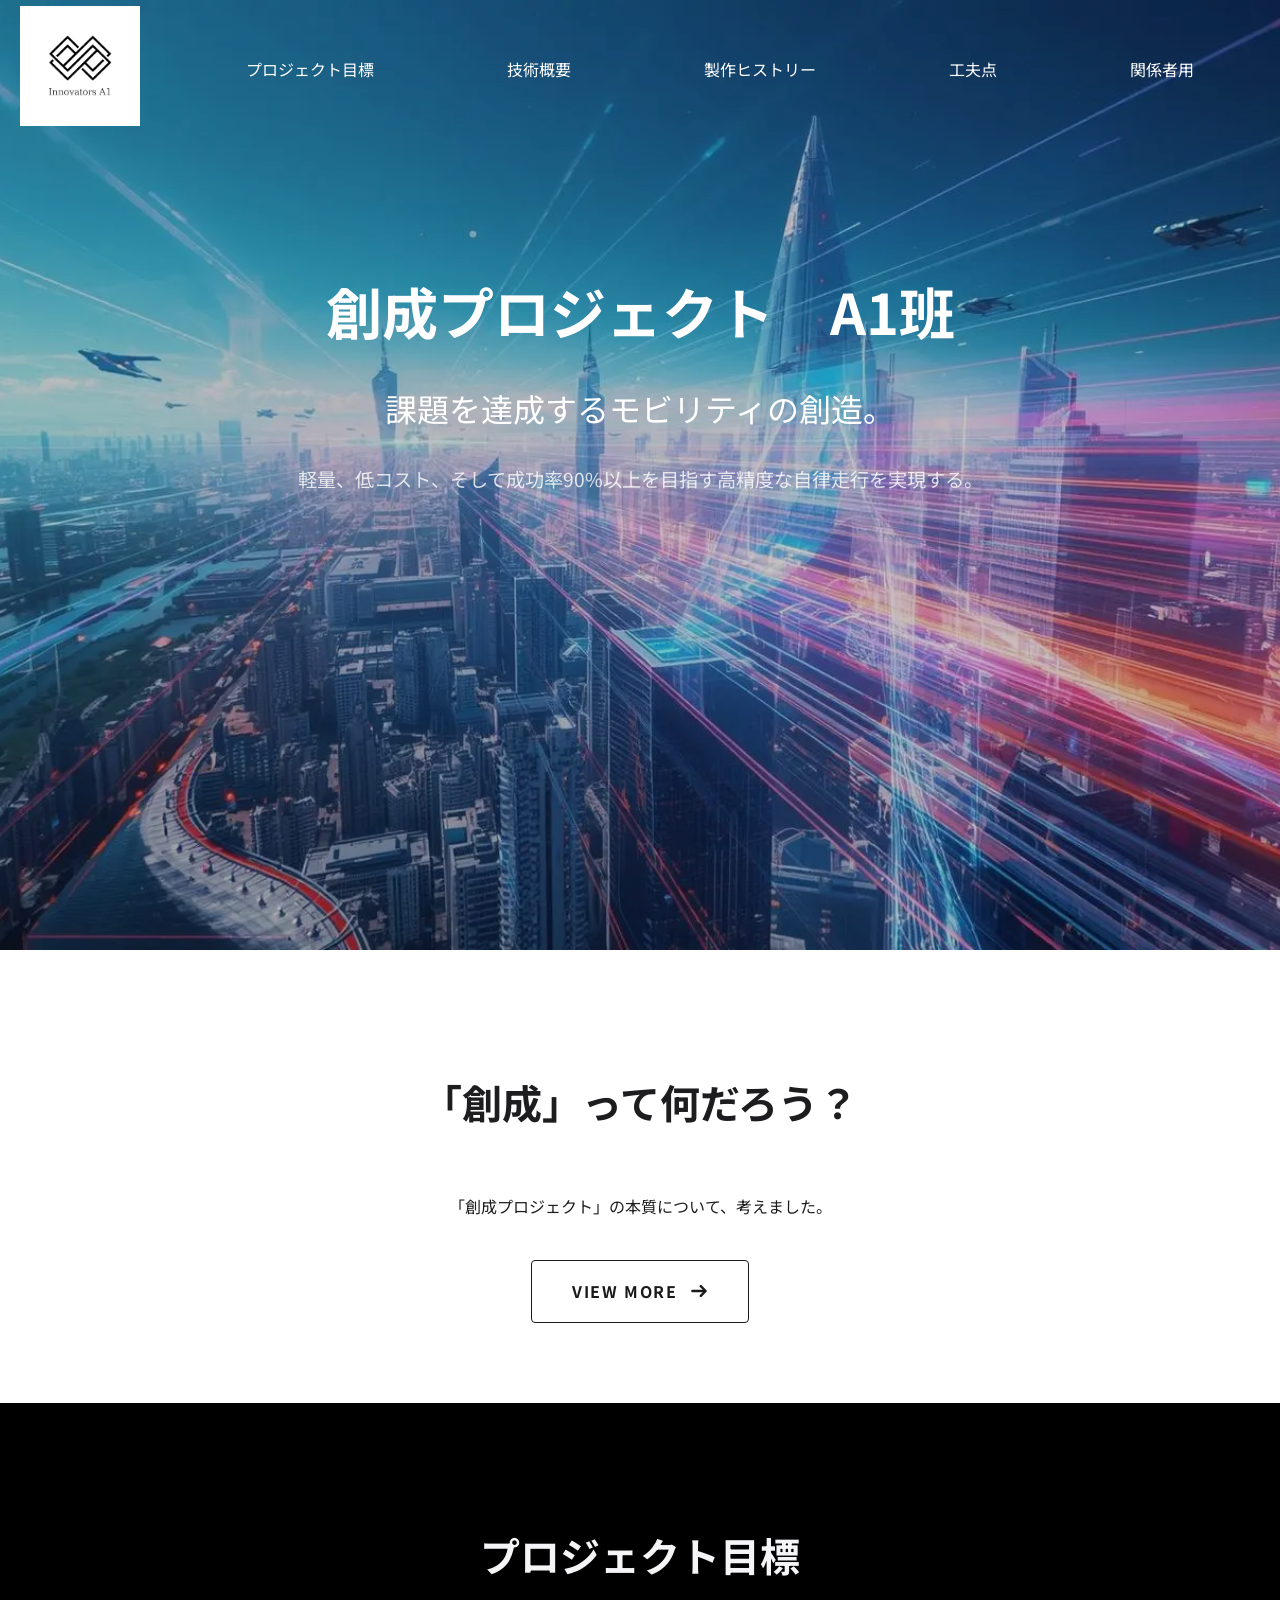
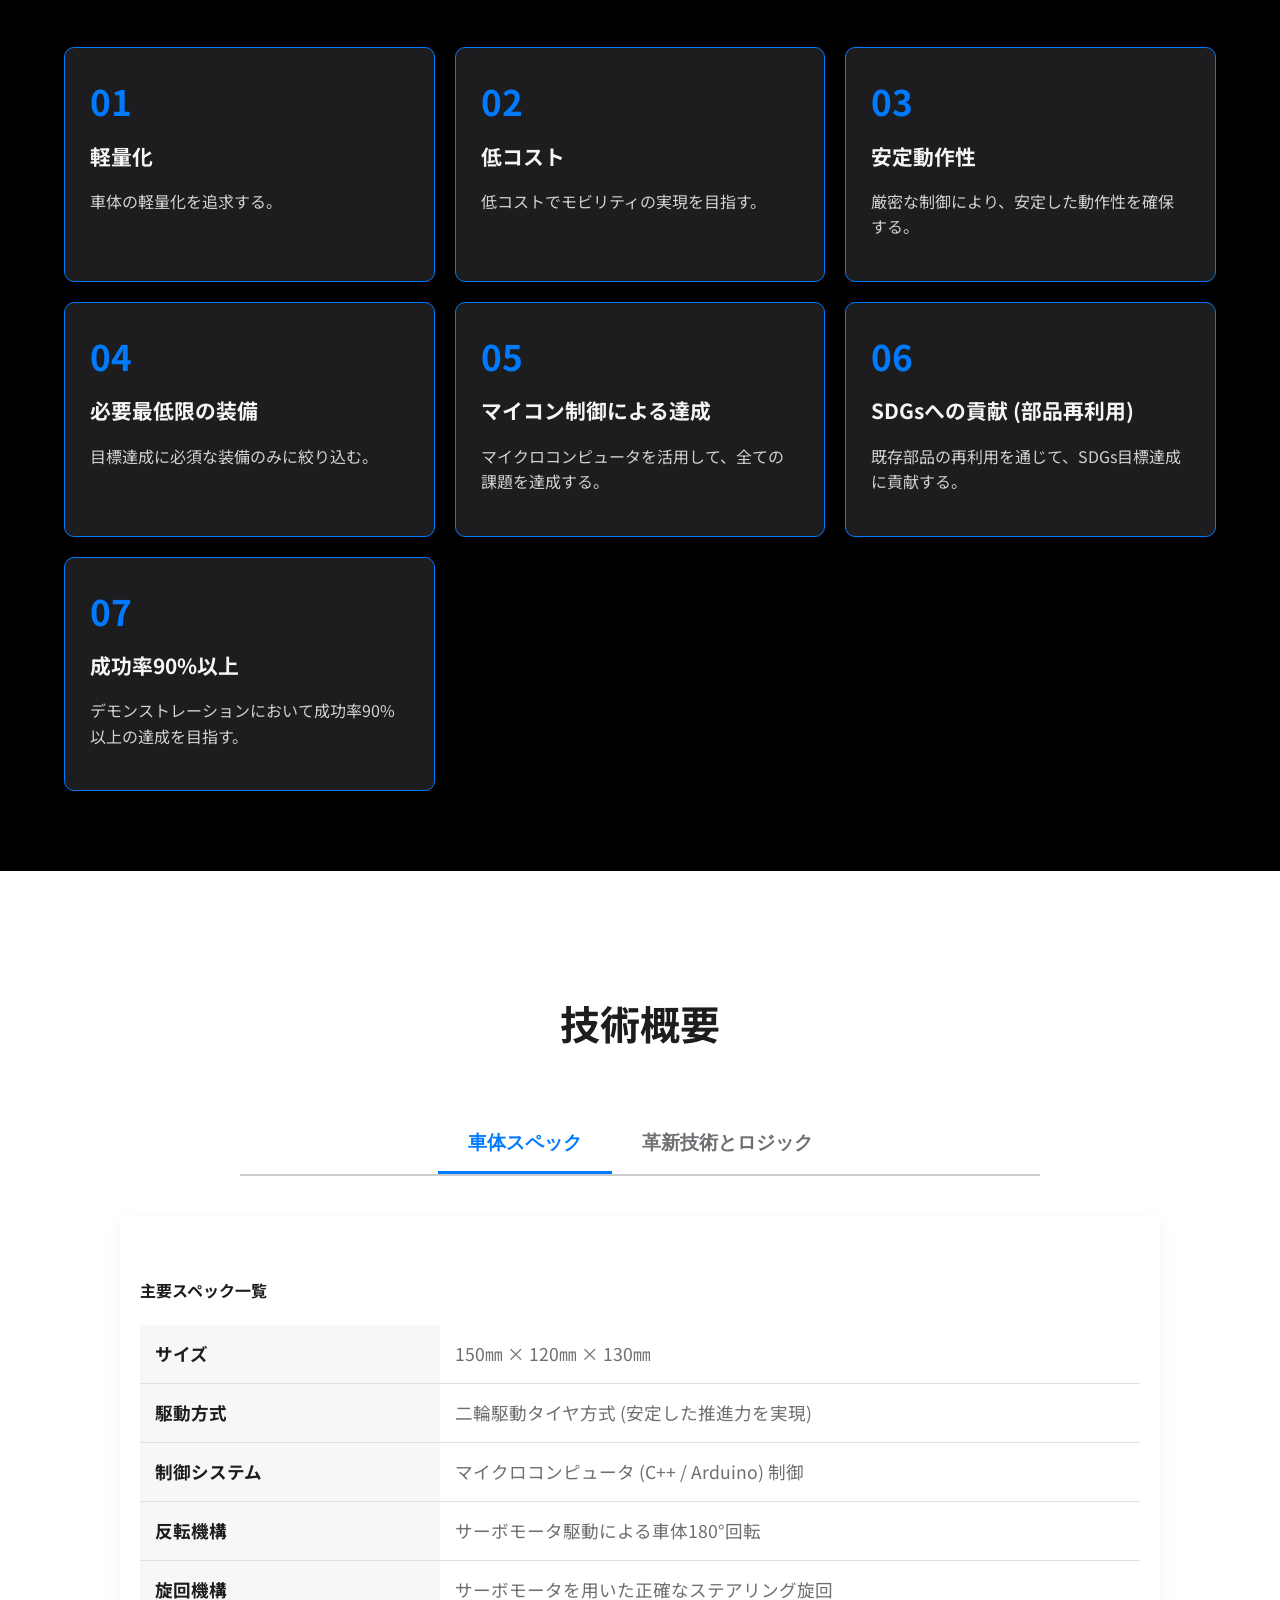
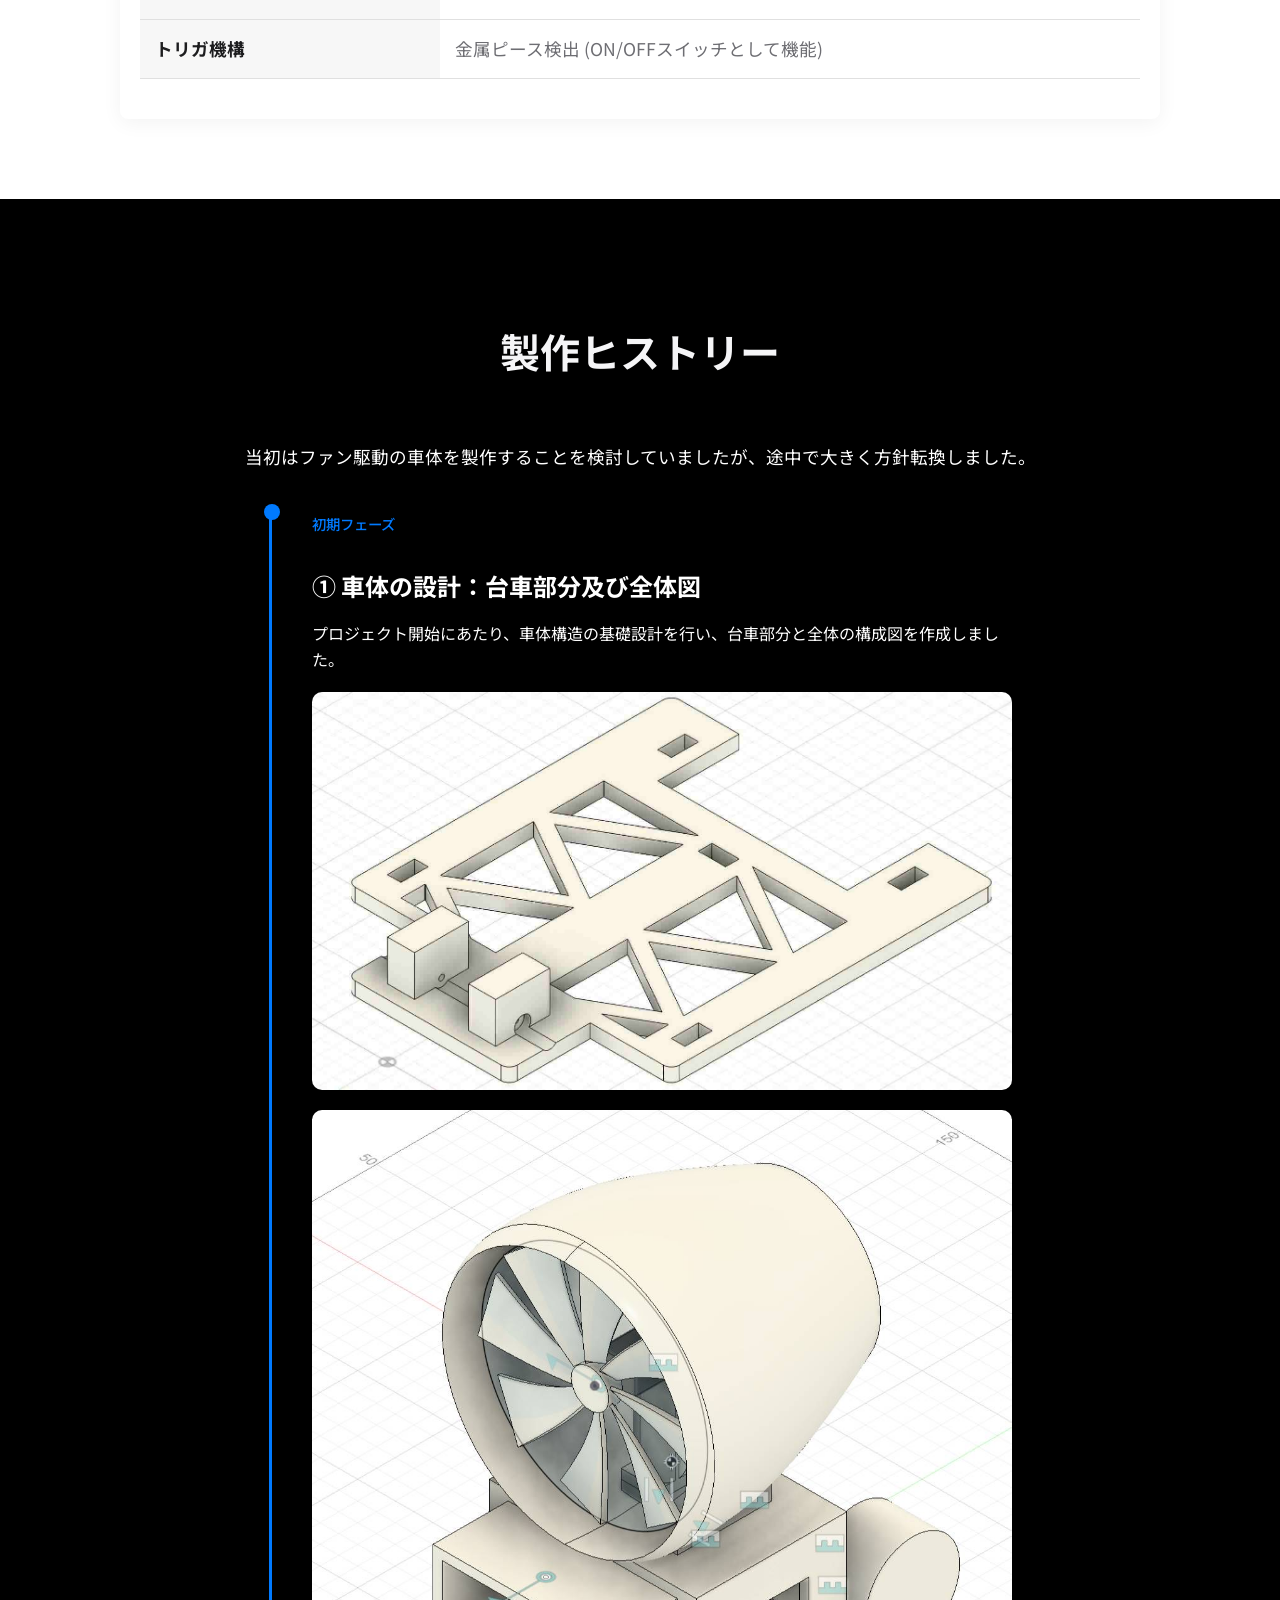
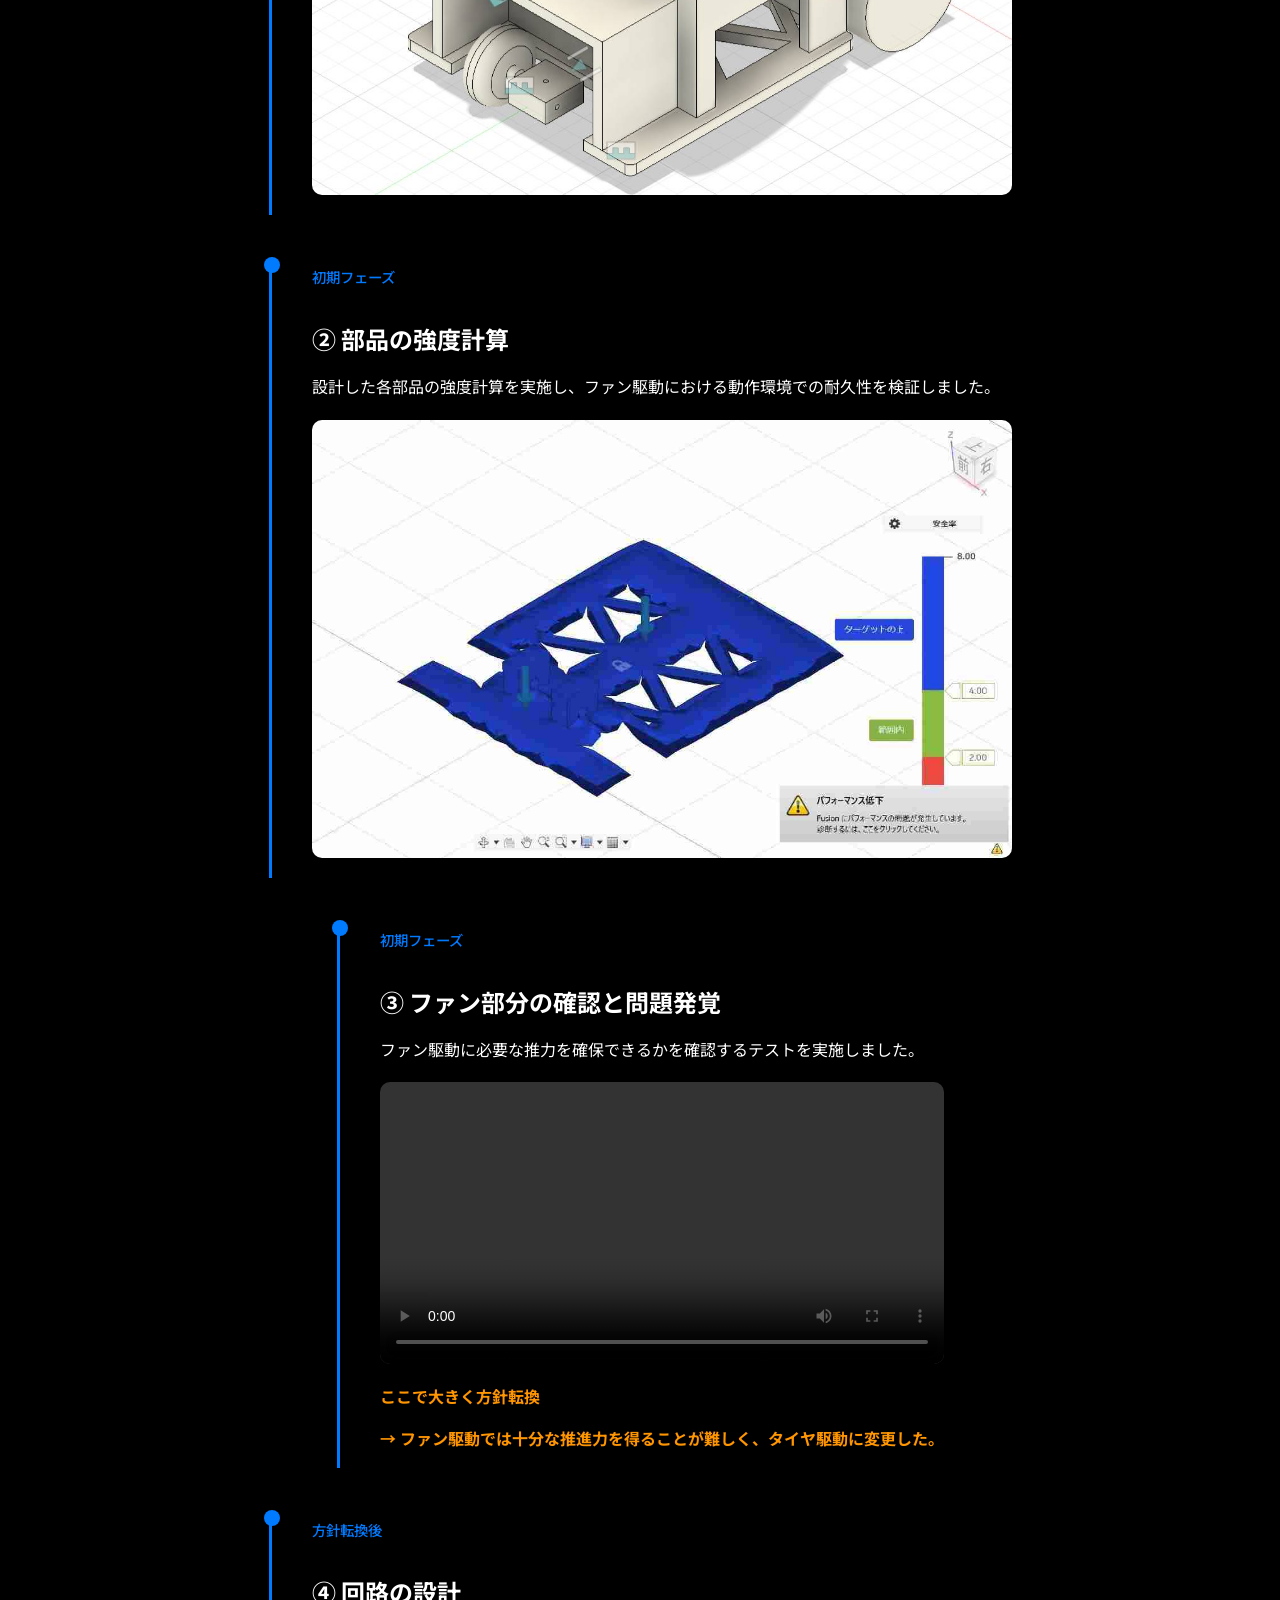
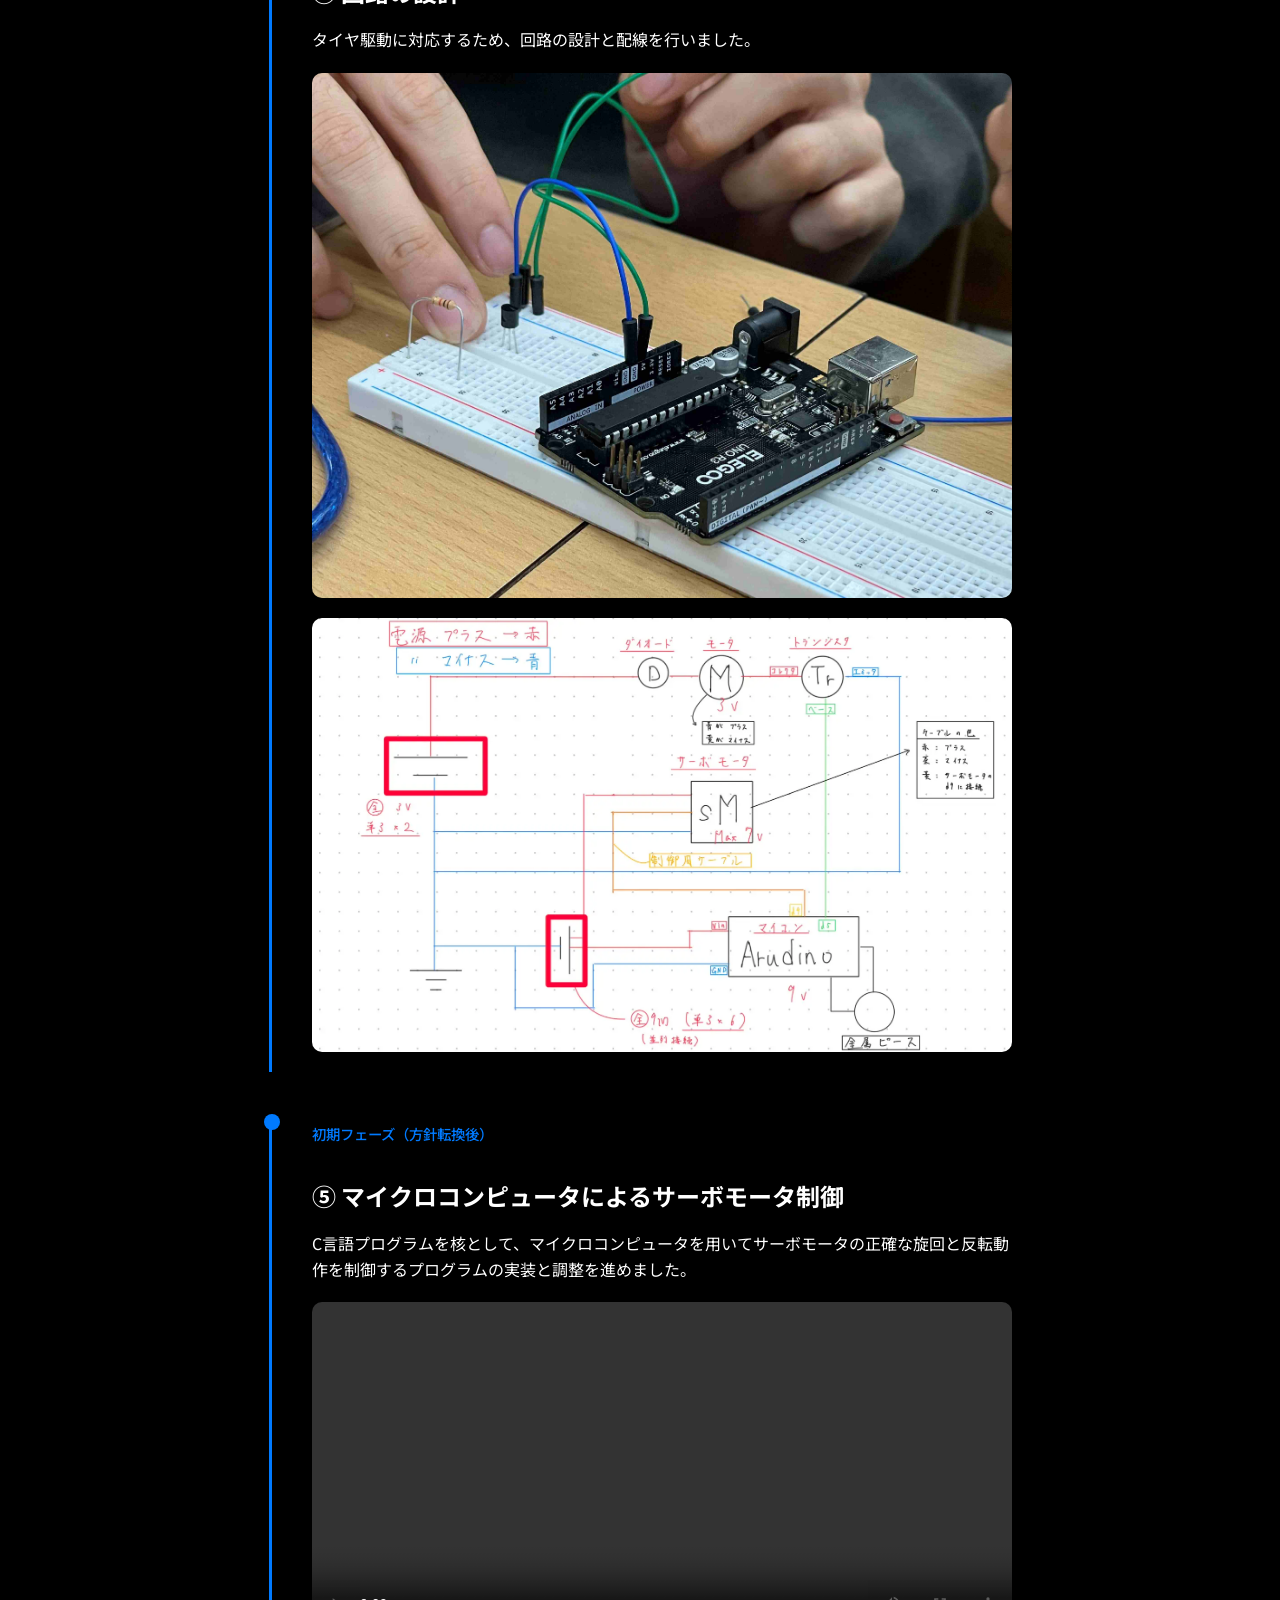
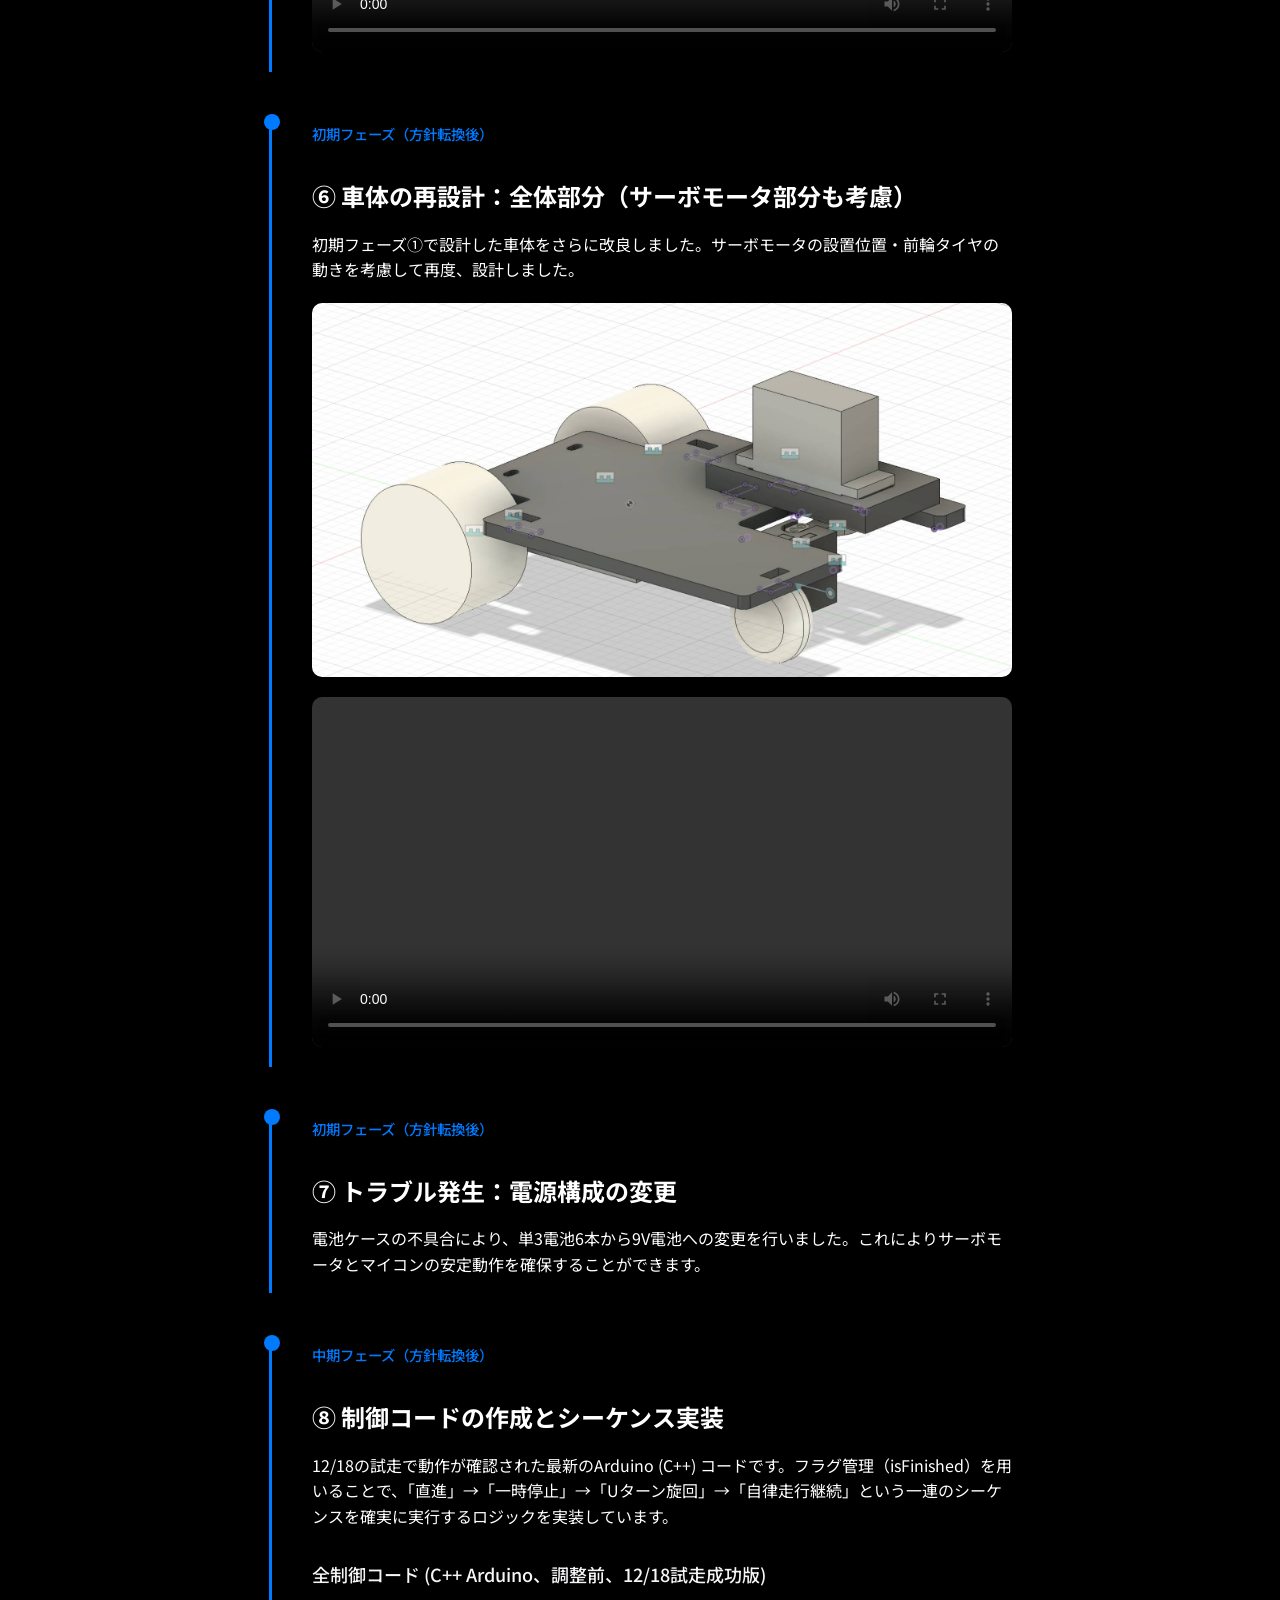
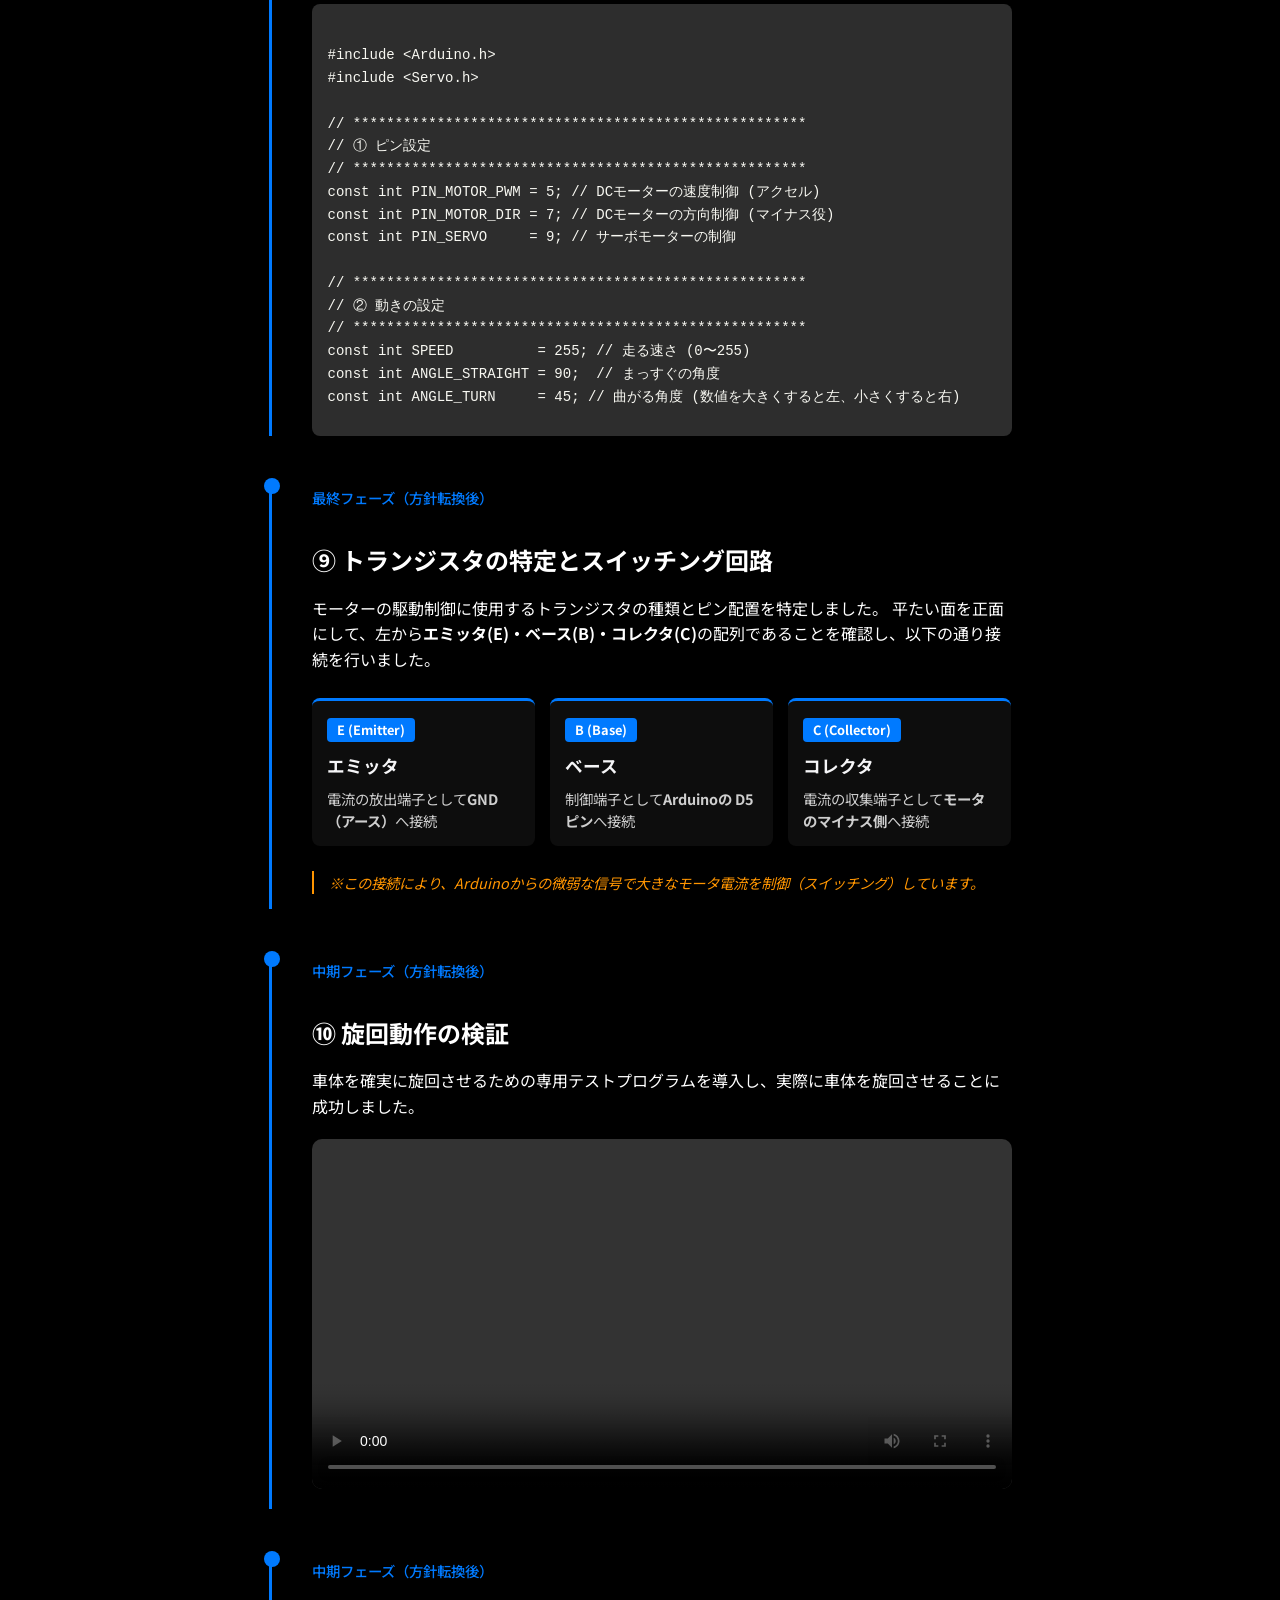
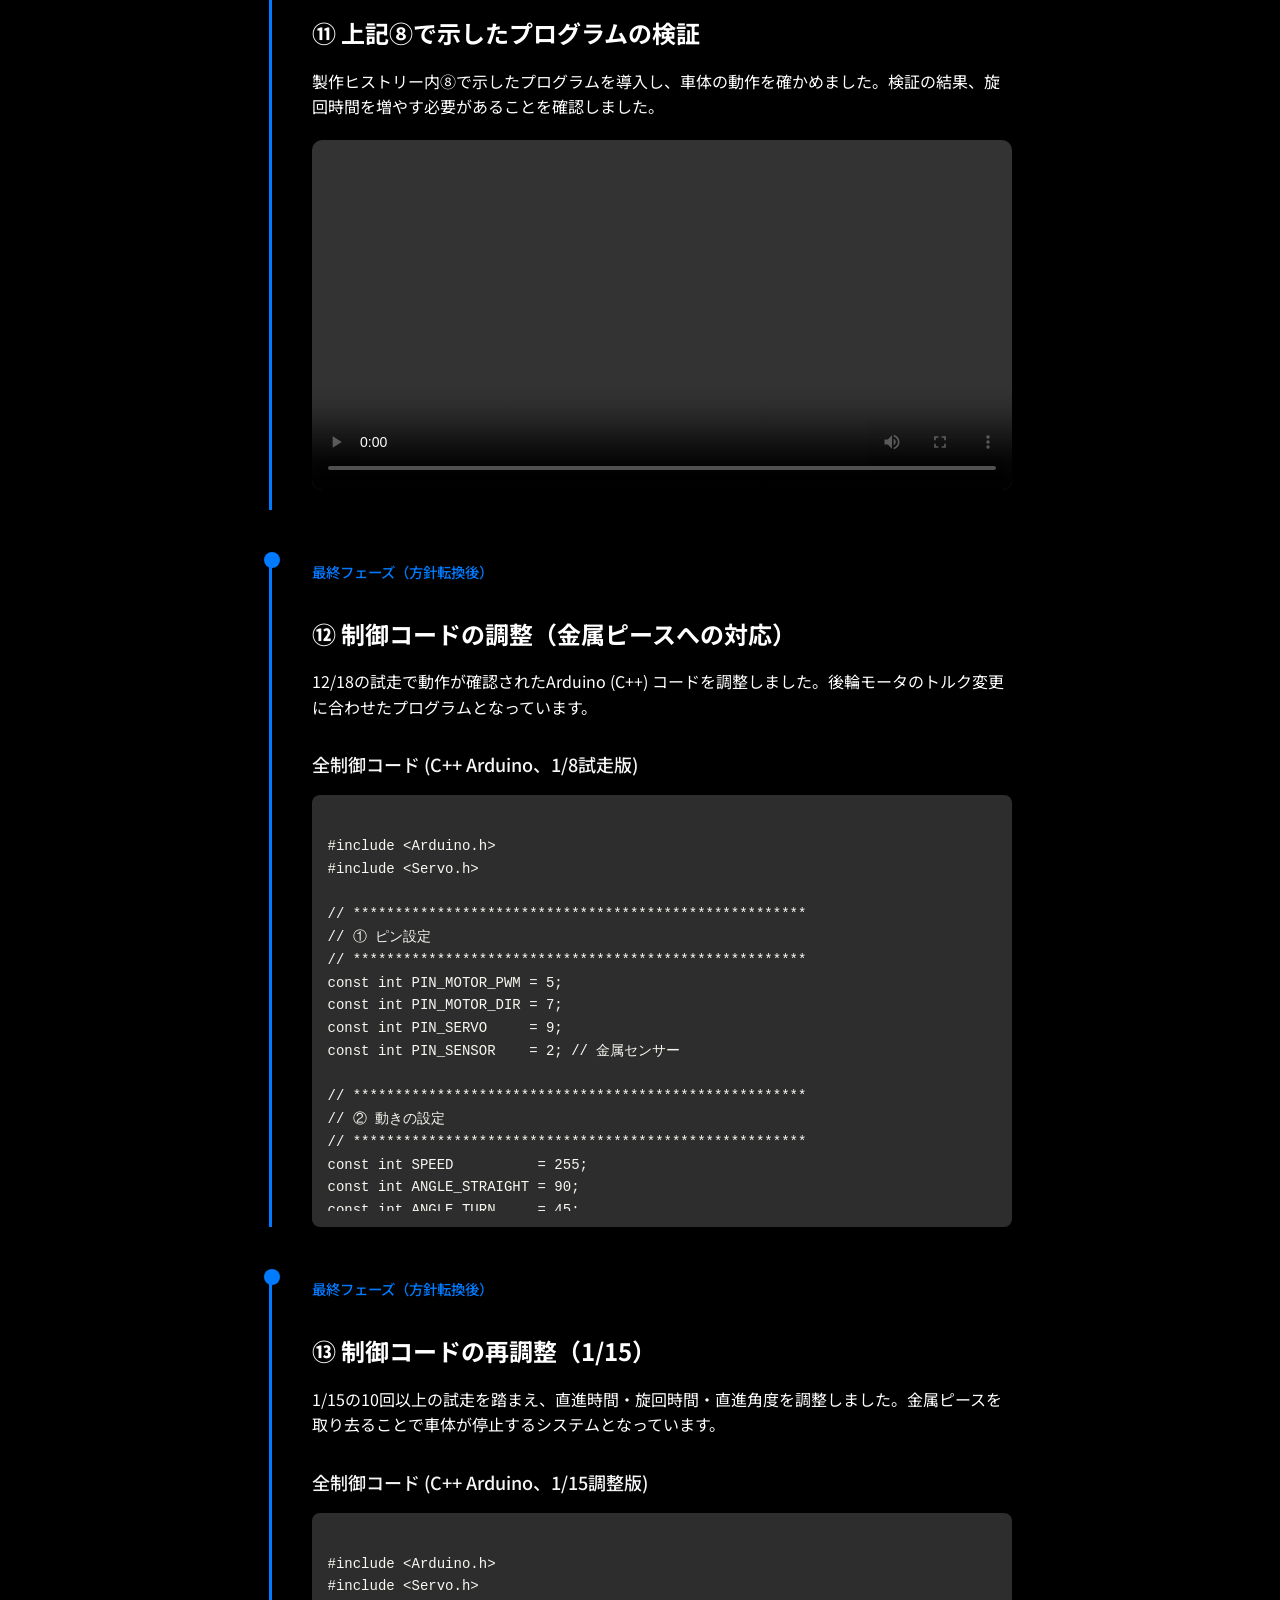
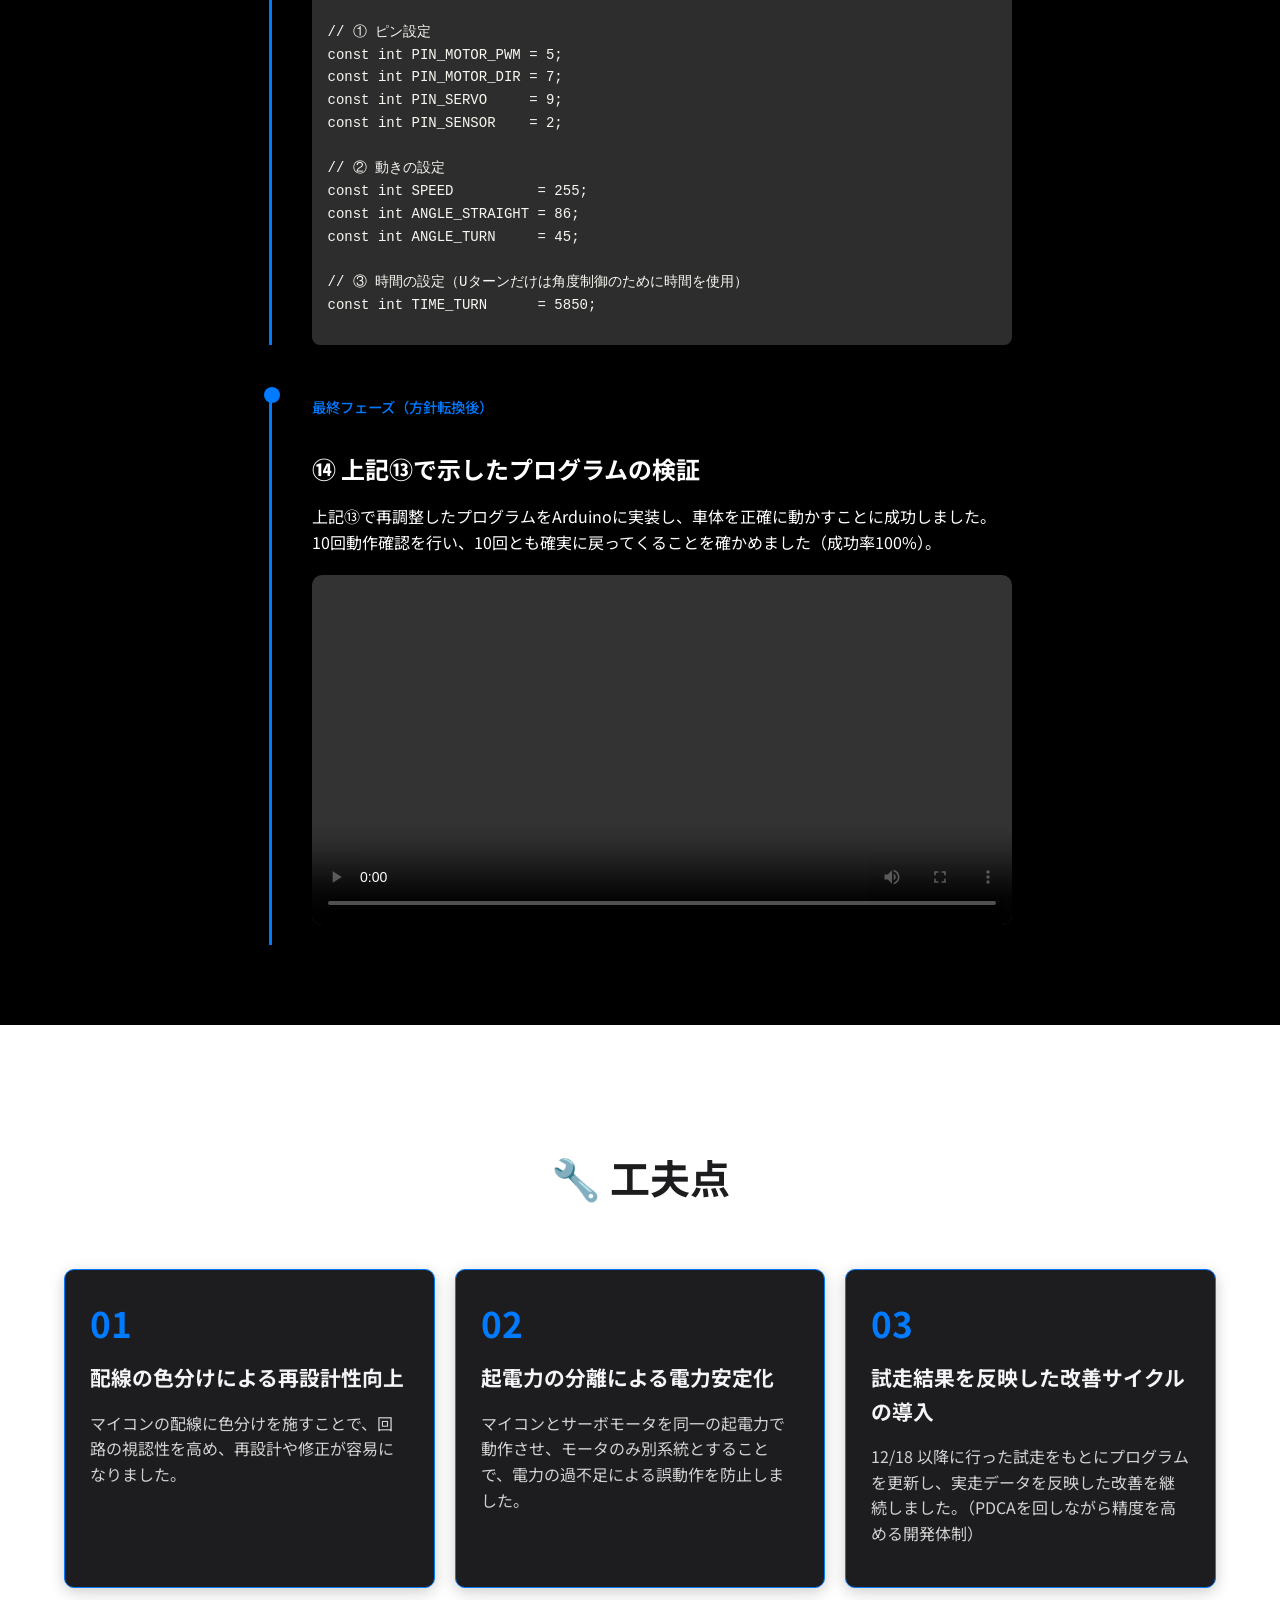
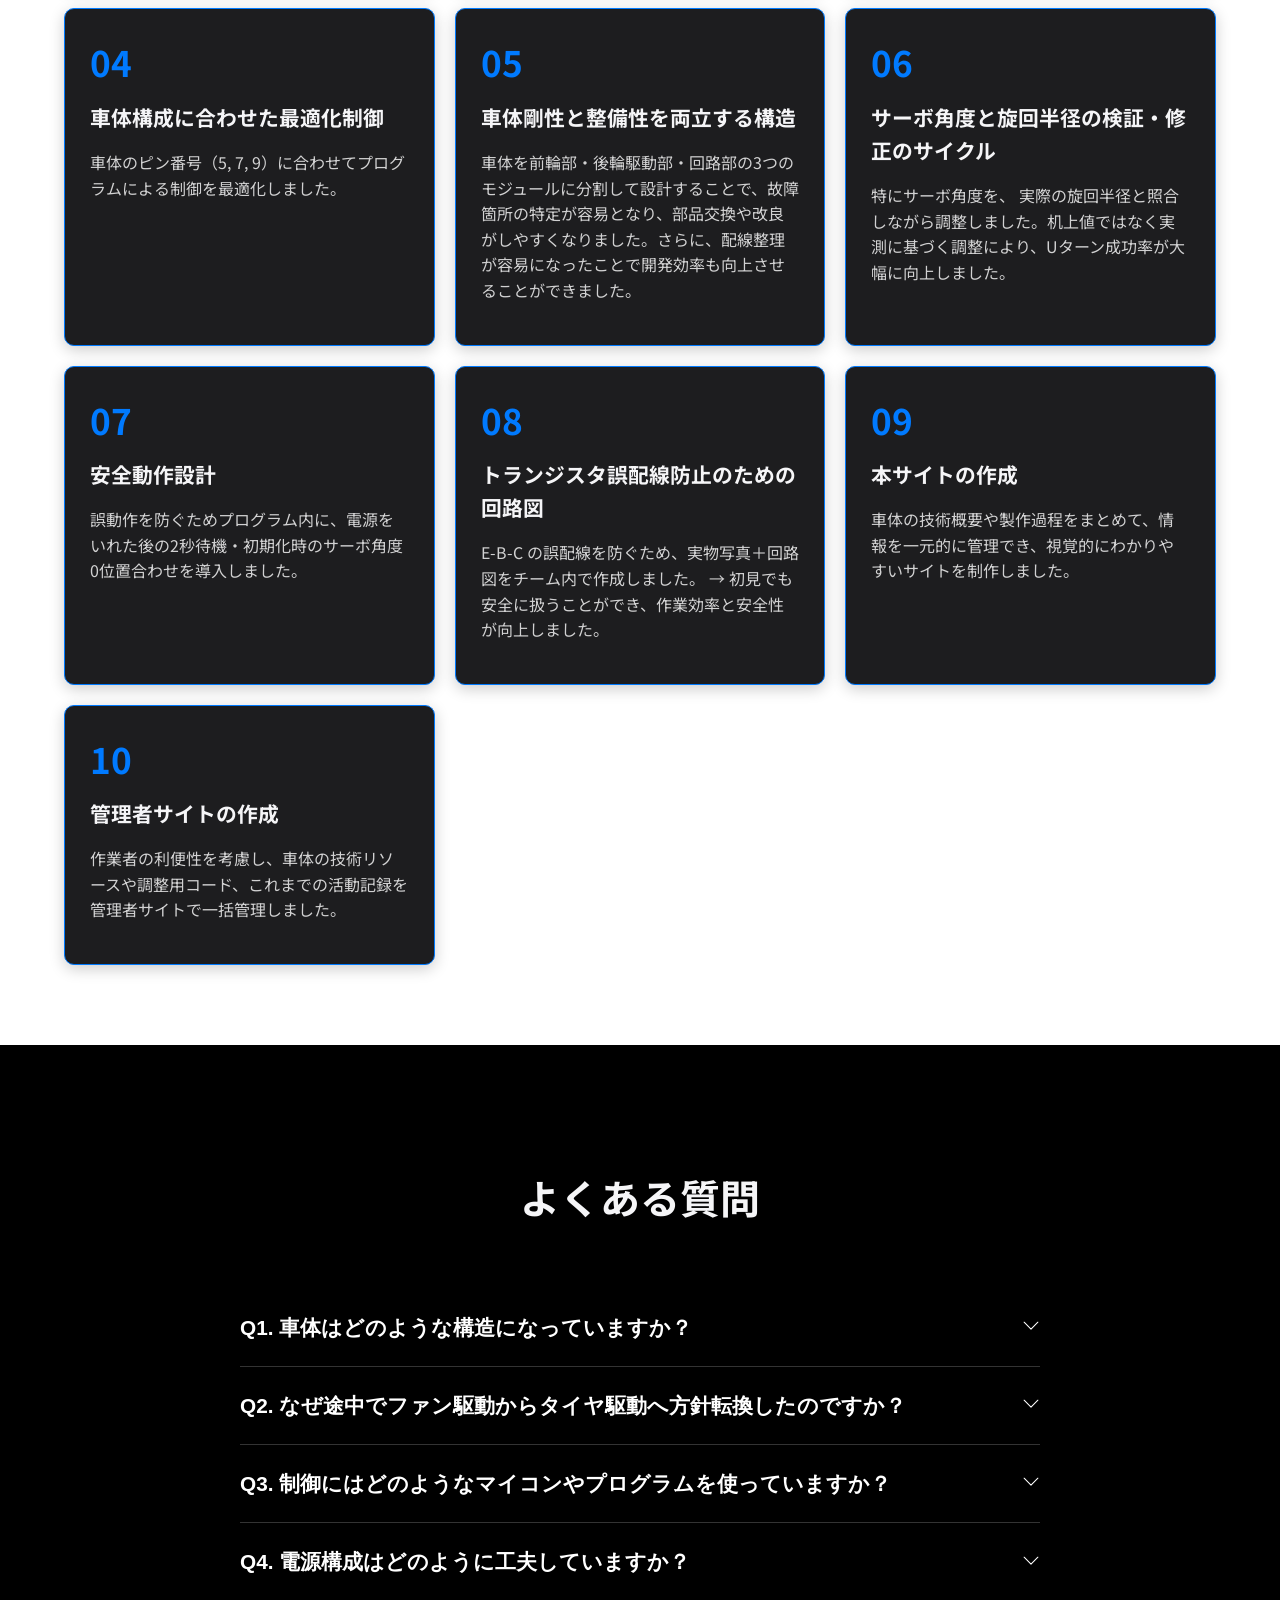
<file: index.html>
<!DOCTYPE html>
<html lang="ja">
<head>
    <meta charset="UTF-8">
    <meta name="viewport" content="width=device-width, initial-scale=1.0">
    <meta name="description" content="Innovators A1班による自律走行モビリティの製作プロジェクト。軽量・低コスト・高精度な設計の詳細を紹介します。">
    <title>創成プロジェクト A1班: 軽量・低コストな自律走行モビリティ開発</title>
    <link rel="preload" as="image" href="A1.webp" fetchpriority="high">
    <link rel="preconnect" href="https://fonts.googleapis.com">
    <link rel="preconnect" href="https://fonts.gstatic.com" crossorigin>
    <link href="https://fonts.googleapis.com/css2?family=Noto+Sans+JP:wght@400;700&display=swap" rel="stylesheet" media="print" onload="this.media='all'">
    <style>
/* ==========================================================================
 * 0. アニメーションキーフレーム定義
 * ========================================================================== */
@keyframes slideInUp {
    0% {
        opacity: 0;
        transform: translateY(30px);
    }
    100% {
        opacity: 1;
        transform: translateY(0);
    }
}

/* 360度ビューア操作ヒント用アニメーション */
@keyframes subtleShake {
    0%, 100% {
        transform: translateX(0);
    }
    25% {
        transform: translateX(3px); /* わずかに右へ */
    }
    75% {
        transform: translateX(-3px); /* わずかに左へ */
    }
}

/* ==================================== */
/* アニメーション関連 CSS (animate-on-scroll) */
/* ==================================== */

/* 1. アニメーション開始前の初期状態を定義 */
/* 画面外または非表示の状態 */
.animate-on-scroll {
    /* 不透明度を0にして完全に非表示にする */
    opacity: 0; 
    /* 要素をY軸（垂直方向）に20px下に移動させる（下からスライドインの準備） */
    transform: translateY(20px); 
    /* アニメーション（トランジション）の時間を設定 */
    transition: opacity 0.8s ease-out, transform 0.8s ease-out; 
}

/* 2. 要素が画面内に入ったときの状態を定義（visibleクラスがJSにより追加される） */
.animate-on-scroll.visible {
    /* 不透明度を1にして完全に表示する */
    opacity: 1; 
    /* 元の位置に戻す */
    transform: translateY(0); 
}

/* ==========================================================================
 * 1. カスタムプロパティ (変数) 定義
 * ========================================================================== */
:root {
    /* カラーパレット */
    --color-primary: #007aff; /* Blue (Apple Blue) */
    --color-primary-hover: #006ddf;
    --color-text-dark: #1d1d1f;
    --color-text-light: #ffffff;
    --color-background-light: #ffffff;
    --color-background-dark: #000000;
    --color-background-footer: #f5f5f7;
    --color-secondary-text: #6e6e73;
    --color-card-dark: #1d1d1f;
    --color-placeholder-bg: #e5e5e5;
    --color-hero-overlay: rgba(0, 0, 0, 0.2);
    --color-hero-text-secondary: rgba(255, 255, 255, 0.8);
    --color-dark-bg-heading: #f5f5f7;

    /* スペーシング */
    --space-section-padding: 80px;
    --space-page-padding-horizontal: 5%;
    --space-title-margin-bottom: 60px;
    --space-grid-gap: 30px;

    /* コードブロック用 */
    --color-code-bg: #2d2d2d; /* Monaco Dark */
    --color-code-text: #f8f8f2;
}
/* ==========================================================================
 * 2. ベーススタイル
 * ========================================================================== */

/* 基本リセットとフォント設定 */
body {
    font-family: 'Noto Sans JP', sans-serif;
    margin: 0;
    padding: 0;
    line-height: 1.6;
    color: var(--color-text-dark);
    background-color: var(--color-background-light);
}

/* スムーズスクロールの導入 */
html {
    scroll-behavior: smooth;
}

/* --- セクション共通スタイル --- */
.section {
    padding: var(--space-section-padding) var(--space-page-padding-horizontal);
    text-align: center;
}

.section h3 {
    font-size: 2.5rem;
    font-weight: 700;
    margin-bottom: var(--space-title-margin-bottom);
}

.light-bg {
    background-color: var(--color-background-light);
}

.dark-bg {
    background-color: var(--color-background-dark);
    color: var(--color-text-light);
}

.dark-bg h3 {
    color: var(--color-dark-bg-heading);
}

/* アクセシビリティのためのフォーカスインジケータ改善 */
a:focus, button:focus, .hero-tab-button:focus, .menu-icon:focus, .menu-trigger:focus {
    outline: 2px solid var(--color-primary); /* プライマリカラーの青色 */
    outline-offset: 3px;
    border-radius: 4px; /* 角丸を適用 */
}

/* ==========================================================================
 * 3. ヒーローセクション
 * ========================================================================== */
.hero {
    background-image: url('./4.webp');
    background-size: cover;
    background-position: center top;
    background-repeat: no-repeat;
    
    /* 固定ナビバーの高さ（約70px）を考慮してパディングを調整 */
    padding: calc(150px + 70px) 5% 100px;
    text-align: center;
    min-height: 70vh;
    position: relative;
    overflow: hidden;
}

/* 背景画像の上に暗いオーバーレイをかけ、テキストの視認性を高める */
.hero::before {
    content: '';
    position: absolute;
    top: 0;
    left: 0;
    width: 100%;
    height: 100%;
    background-color: var(--color-hero-overlay);
    z-index: 1;
}

/* ヒーロー内のテキストとボタンをオーバーレイより手前に表示 */
.hero h1, .hero h2, .hero p {
    color: var(--color-text-light);
    position: relative;
    z-index: 2;
    /* 初期状態を非表示にする（アニメーション開始前） */
    opacity: 0; 
    /* フェードインアニメーションを適用 */
    animation: slideInUp 1.0s ease-out forwards; 
}

/* 要素ごとに遅延を設定して順番に表示 */
.hero h1 { animation-delay: 0.3s; }
.hero h2 { animation-delay: 0.6s; }
.hero p { animation-delay: 0.9s; }

.hero h1 {
    font-size: 3.5rem;
    font-weight: 700;
    margin-bottom: 10px;
}

.hero h2 {
    font-size: 2rem;
    font-weight: 400;
    margin-bottom: 30px;
}

.hero p {
    font-size: 1.2rem;
    margin-bottom: 40px;
    color: var(--color-hero-text-secondary);
}

/* ==========================================================================
 * 4. プロジェクト目標グリッド (7項目対応のための新規スタイル)
 * ========================================================================== */
.goal-list-container {
    display: grid;
    /* PCでは3列のグリッドにする */
    grid-template-columns: repeat(3, 1fr);
    gap: 20px;
    max-width: 1200px;
    margin: 0 auto;
    text-align: left;
}

.goal-item-small {
    padding: 25px;
    border-radius: 10px;
    background-color: var(--color-card-dark);
    border: 1px solid var(--color-primary);
    box-shadow: 0 4px 15px rgba(0, 0, 0, 0.2);
    
    /* ホバーアニメーション */
    transition: transform 0.3s;
    
    /* スクロールアニメーションの初期状態 */
    opacity: 0;
    transform: translateY(30px);
    transition: opacity 0.6s ease-out, transform 0.6s ease-out, box-shadow 0.3s, border 0.3s;
}

.goal-item-small:hover {
    transform: translateY(-5px);
}

/* visibleクラスが適用されたときのアニメーション */
.goal-item-small.visible {
    opacity: 1;
    transform: translateY(0);
}

.goal-number-small {
    font-size: 2.2rem;
    font-weight: 700;
    color: var(--color-primary);
    display: block;
    margin-bottom: 10px;
}

.goal-item-small h4 {
    font-size: 1.3rem;
    font-weight: 700;
    margin-top: 0;
    margin-bottom: 10px;
    color: var(--color-dark-bg-heading);
}

.goal-item-small p {
    font-size: 1rem;
    color: var(--color-hero-text-secondary);
}

.goal-grid {
    display: none;
}


/* ==========================================================================
 * 5. 技術概要セクション（タブ・カード・テーブルスタイル）
 * ========================================================================== */

.diagram-placeholder {
    height: 250px;
    background-color: var(--color-placeholder-bg);
    border-radius: 10px;
    display: flex;
    align-items: center;
    justify-content: center;
    color: var(--color-secondary-text);
    font-style: italic;
    margin-top: 20px;
}

/* --- タブ構造のスタイル定義 --- */

.tab-buttons {
    display: flex;
    justify-content: center;
    max-width: 800px;
    margin: 0 auto 40px;
    border-bottom: 2px solid #ccc;
}

.tab-button {
    padding: 15px 30px;
    font-size: 1.2rem;
    font-weight: 700;
    cursor: pointer;
    color: var(--color-secondary-text);
    background: none;
    border: none;
    border-bottom: 3px solid transparent;
    transition: all 0.3s ease;
    text-align: center;
}

.tab-button.active {
    color: var(--color-primary); /* Blue */
    border-bottom: 3px solid var(--color-primary);
}

.tab-button:hover:not(.active) {
    color: var(--color-text-dark); /* ホバー時 */
}

.tab-content-container {
    max-width: 1000px;
    margin: 0 auto;
    text-align: left;
    padding: 20px;
    border-radius: 8px;
    background-color: var(--color-background-light); 
    box-shadow: 0 4px 20px rgba(0, 0, 0, 0.05);
}

.tab-content {
    display: none;
    padding: 20px 0;
}

.tab-content.active {
    display: block;
}

/* --- 車体スペック (テーブル形式) --- */
.spec-table {
    width: 100%;
    border-collapse: collapse;
    margin-top: 20px;
}

.spec-table th, .spec-table td {
    padding: 15px;
    border-bottom: 1px solid #e0e0e0;
    font-size: 1.1rem;
    vertical-align: top;
}

.spec-table th {
    width: 30%;
    background-color: #f7f7f7;
    font-weight: 700;
    color: var(--color-text-dark);
    text-align: left;
}

.spec-table td {
    width: 70%;
    color: var(--color-secondary-text);
}

/* --- 核心技術のカードスタイル --- */
.tech-card-container {
    display: grid;
    grid-template-columns: repeat(2, 1fr); /* 2列グリッド */
    gap: 30px;
    margin-top: 20px;
}

.tech-card {
    padding: 25px;
    border: 1px solid #e0e0e0;
    border-left: 5px solid var(--color-primary);
    border-radius: 8px;
    box-shadow: 0 2px 10px rgba(0, 0, 0, 0.03);
    
    /* ホバーアニメーション */
    transition: transform 0.3s;

    /* スクロールアニメーションの初期状態 */
    opacity: 0;
    transform: translateY(30px);
    transition: opacity 0.6s ease-out, transform 0.6s ease-out, box-shadow 0.3s, border 0.3s;
}

.tech-card:hover {
    transform: translateY(-3px);
    box-shadow: 0 6px 15px rgba(0, 0, 0, 0.1);
}

/* visibleクラスが適用されたときのアニメーション */
.tech-card.visible {
    opacity: 1;
    transform: translateY(0);
}

.tech-card h4 {
    color: var(--color-primary);
    margin-top: 0;
    margin-bottom: 15px;
    font-size: 1.4rem;
}

.tech-card p {
    font-size: 1rem;
    color: var(--color-secondary-text);
    margin-bottom: 0;
}

/* --- 360度ビューア スタイル --- */

.viewer-section-wrapper {
    max-width: 1000px;
    margin: 60px auto 0;
    text-align: center;
}

.viewer-section-wrapper h4 {
    font-size: 1.8rem;
    color: var(--color-text-dark);
    margin-bottom: 30px;
}

.viewer {
    width: 90%;
    max-width: 700px;
    height: 450px; 
    margin: 0 auto;
    overflow: hidden;
    position: relative;
    background: #333;
    border: 5px solid var(--color-primary);
    box-shadow: 0 8px 25px rgba(0, 0, 0, 0.3);
    cursor: grab;
    border-radius: 10px;

    /* ドラッグを促すアニメーション */
    animation: subtleShake 3s ease-in-out 1s 2;
}
    
/* ドラッグ中はアニメーションを停止 */
.viewer.dragging {
    cursor: grabbing;
    animation: none;
}

.viewer img {
    width: 100%;
    height: 100%;
    object-fit: contain;
    position: absolute;
    top: 0;
    left: 0;
    opacity: 0;
    transition: opacity 0.05s ease-out; 
    user-select: none;
    -webkit-user-drag: none;
}
    
.viewer img.active {
    opacity: 1;
}

.viewer .image-placeholder-text {
    color: var(--color-text-light);
    text-align: center;
    position: absolute;
    top: 50%;
    left: 50%;
    transform: translate(-50%, -50%);
    margin: 0;
    padding: 0 10px;
}

/* ==========================================================================
 * 6. 特集セクション（完全に左右全幅・背景白）
 * ========================================================================== */

/* 特集セクション全体 */
.special-features {
  background-color: #ffffff; /* 背景は白 */
  padding: 60px 0;
}

/* カードの設定 */
.feature-card {
  width: 280px;
  margin: 0 15px;
  background: #ffffff;
  border-radius: 12px;
  /* ほんの少しだけ影をつけて立体感を出す */
  box-shadow: 0 4px 20px rgba(0, 0, 0, 0.08); 
  border: 1px solid #eee; /* 薄い枠線で境界をはっきりさせる */
  transition: transform 0.3s ease; /* 動きを滑らかに */
}

/* マウスを乗せた時の動き */
.feature-card:hover {
  transform: translateY(-5px); /* 少し上に浮き上がる */
  box-shadow: 0 8px 30px rgba(0, 0, 0, 0.12);
}

/* テキストの設定 */
.card-content h3 {
  font-size: 1.1rem;
  color: #222; /* 真っ黒より少しだけ柔らかい黒 */
  line-height: 1.5;
  font-weight: bold;
}
        
/* ここが重要：画面の端から端まで白くする設定 */
.special-features-section {
    width: 100vw;             /* 画面の横幅いっぱいに強制 */
    position: relative;
    left: 50%;
    transform: translateX(-50%); /* 親要素の幅を無視して画面端まで広げる */
    background-color: #ffffff;  /* 背景を真っ白に */
    padding: 80px 0;
    margin: 0;
    overflow: hidden;
}

/* タイトルサイズを他のセクション（h2）と統一 */
.special-features-section .section-title {
    text-align: center;
    color: var(--color-text-dark);
    margin-bottom: 50px;
    font-size: 2.5rem; 
    font-weight: 700;
}

/* スライダーの表示窓（containerの中に収める） */
.special-slider-viewport {
    max-width: 1100px; /* 他のコンテンツと合わせる */
    margin: 0 auto;
    overflow: hidden;
    padding: 20px 0;
}

/* 横に流れるレール */
.special-slider-track {
    display: flex;
    width: calc((300px + 20px) * 6); /* カード幅+余白 × 枚数 */
    animation: special-loop 25s linear infinite;
}

.special-slider-track:hover {
    animation-play-state: paused;
}

/* カードのデザイン */
.special-card {
    width: 300px;
    margin: 0 10px;
    background-color: #f9f9f9; /* 少しだけ色を変えてカードを際立たせる */
    border: 1px solid #e0e0e0;
    border-radius: 12px;
    flex-shrink: 0;
}

.special-card img {
    width: 100%;
    height: 180px;
    object-fit: cover;
    border-radius: 12px 12px 0 0;
}

.special-card .card-content {
    padding: 20px;
    text-align: center;
}

.special-card .card-content h3 {
    color: #333;
    font-size: 1.1rem;
    margin: 0;
}

/* ループアニメーション */
@keyframes special-loop {
    0% { transform: translateX(0); }
    100% { transform: translateX(-960px); } /* 320px * 3枚分 */
}


/* ==========================================================================
 * 6. 製作プロセス (ヒストリー)
 * ========================================================================== */
.process-preamble {
    text-align: center;
    max-width: 800px;
    margin: 0 auto 40px;
    font-size: 1.1rem;
}

.process-container {
    display: flex;
    flex-direction: column;
    gap: 50px;
    max-width: 1000px;
    margin: 0 auto;
    text-align: left;
}

/* 製作ステップ (タイムライン) にアニメーションを設定 */
.process-container .step {
    flex: 1;
    padding: 0 0 0 40px;
    max-width: 700px;
    margin: 0 auto;
    position: relative;
    /* 縦並びのタイムライン装飾 */
    border-top: none;
    border-left: 3px solid var(--color-primary);

    /* スクロールアニメーションの初期状態 */
    opacity: 0;
    transform: translateX(-30px); /* 左からスライドイン */
    transition: opacity 0.8s ease-out, transform 0.8s ease-out;
}

/* visibleクラスが適用されたときのアニメーション */
.process-container .step.visible {
    opacity: 1;
    transform: translateX(0);
}

/* ステップの丸印 */
.process-container .step:before {
    content: '';
    position: absolute;
    left: -8px;      /* 線の中央に丸を揃える */
    top: -8px;       /* 丸を線の上端に置く */
    width: 16px;
    height: 16px;
    background-color: var(--color-primary);
    border-radius: 50%;
}


.process-container .step h4 {
    font-size: 1.5rem;
    margin-bottom: 15px;
    font-weight: 700;
}

.step-number {
    display: block;
    color: var(--color-primary);
    font-weight: 500;
    margin-bottom: 5px;
    font-size: 0.9rem;
}

.major-change-note, .major-change-reason {
    color: #ff9500;
    font-weight: 700;
    margin-top: 10px;
}

/* 挿入された画像/動画のスタイル */
.process-media {
    max-width: 100%;
    height: auto;
    display: block;
    margin-top: 20px;
    margin-bottom: 20px;
    border-radius: 10px;
    box-shadow: 0 5px 15px rgba(0, 0, 0, 0.3);
    width: 100%;
}

/* ==========================================================================
 * 7. フッター（新規マルチカラム対応）
 * ========================================================================== */

/* 既存の footer スタイルを上書きし、新しい .site-footer に適用 */
footer {
    padding: 0; 
    background-color: transparent; 
}

/* フッター全体 */
.site-footer {
    background-color: var(--color-background-dark); 
    color: var(--color-text-light); 
    padding: 60px var(--space-page-padding-horizontal) 0;
    font-family: 'Noto Sans JP', sans-serif;
    text-align: left;
}

/* コンテナ */
.footer-container {
    display: flex;
    flex-wrap: wrap;
    justify-content: space-between;
    max-width: 1200px;
    margin: 0 auto;
    padding-bottom: 30px;
}

/* 各セクション */
.footer-section {
    flex: 1 1 200px; 
    margin: 15px 15px 15px 0;
    min-width: 150px;
}

.footer-section h4 {
    font-size: 1.25rem;
    font-weight: 700;
    margin-bottom: 12px;
    border-bottom: 2px solid var(--color-primary); 
    padding-bottom: 6px;
    color: var(--color-dark-bg-heading);
}

/* リスト */
.footer-section ul {
    list-style: none;
    padding: 0;
}

.footer-section ul li {
    margin: 10px 0;
}

.footer-section ul li a {
    color: var(--color-hero-text-secondary); 
    text-decoration: none;
    transition: color 0.3s, padding-left 0.3s;
    display: inline-block;
    font-size: 1rem;
}

.footer-section ul li a:hover {
    color: var(--color-primary); 
    padding-left: 5px;
}

/* フッター下部（コピーライト） */
.footer-bottom {
    text-align: center;
    padding: 20px 0;
    font-size: 0.9rem;
    border-top: 1px solid rgba(255, 255, 255, 0.1);
    color: #ffffff;
}

/* ==========================================================================
 * 9. コードブロック
 * ========================================================================== */

/* コードブロックのラッパー（相対位置の基準） */
.code-block-wrapper {
    position: relative;
    background-color: var(--color-code-bg);
    border-radius: 0.5rem;
    box-shadow: 0 10px 15px rgba(0, 0, 0, 0.3);
    padding: 1rem;
    color: var(--color-code-text);
    margin-top: 1rem;
    text-align: left;
}

/* コードブロック本体（スクロールバーの制御とフォント設定） */
/* 修正後 */
.code-block-wrapper .code-block {
    max-height: 400px;
    width: 100%;            /* 横幅を親要素に合わせる */
    display: block;         /* ブロック要素として扱う */
    overflow-y: auto;       /* 縦スクロール */
    overflow-x: scroll !important; /* 横スクロールを強制的に有効化 */
    -webkit-overflow-scrolling: touch; 
    position: relative;
}

.code-block-wrapper pre {
    white-space: pre !important;  /* 改行させない */
    display: block;               /* ブロック表示 */
    width: max-content;           /* 中身の長さに合わせて横幅を広げる */
    min-width: 100%;              /* 背景が途切れないようにする */
}

/* コードブロック内の見出し */
.code-display h5 {
    font-size: 1.125rem;
    font-weight: 500;
    margin-bottom: 0.5rem;
    color: var(--color-dark-bg-heading); 
    text-align: left;
    padding: 0;
}

.code-block-wrapper pre {
    white-space: pre; 
    font-size: 0.875rem;
    line-height: 1.625;
    margin: 0;
    padding-top: 1.5rem; 
    max-width: 100%;
    box-sizing: border-box;
    display: block;
}


/* ==========================================================================
 * 10. ナビバー（ロゴ＋タブ）スタイル
 * ========================================================================== */

/* スクロールしていないときの初期状態（JSでこのクラスが付与される） */
.navbar.transparent {
    background-color: transparent;
    box-shadow: none;
    transition: background-color 0.3s ease-out, box-shadow 0.3s ease-out;
    color: var(--color-text-light);
}

/* スクロール後（背景を黒に戻す） */
.navbar:not(.transparent) {
    background-color: #000;
    box-shadow: 0 2px 5px rgba(0,0,0,0.3);
}

/* ナビバー全体 */
.navbar {
    background-color: #000;
    color: #fff;
    width: 100%;
    position: fixed; 
    top: 0;
    left: 0;
    z-index: 1000;
}

/* コンテナ（ロゴ＋タブ＋メニューアイコン） */
.navbar-container {
    display: flex;
    align-items: center;
    padding: 6px 20px;
    min-height: 70px;
}

/* ロゴ */
.logo {
    width: 120px;
    height: auto;
    flex-shrink: 0;
}

/* PC用タブコンテナ */
.hero-tabs-container {
    display: flex;
    flex: 1;
    justify-content: space-evenly;
    margin-left: 40px;
}

/* タブボタン */
.hero-tab-button {
    flex-grow: 1;
    text-align: center;
    color: inherit; 
    text-decoration: none;
    padding: 14px 0;
    border-radius: 6px;
    transition: all 0.3s ease;
}

.hero-tab-button:hover {
    border: 2px solid var(--color-primary);
    background-color: rgba(255,255,255,0.05);
}


/* ==========================================================================
 * 11. ハンバーガーメニュー (SPBTN_NavR) スタイル
 * ========================================================================== */

/* ボタンコンテナ (PCでは非表示) */
.menu-trigger, .spBTN_NavR {
    position: relative;
    width: 30px;
    height: 30px;
    cursor: pointer;
    background: none;
    border: none;
    padding: 0;
    margin-left: auto; /* 右寄せ */
    z-index: 1010; 
    display: none; /* デフォルトでは非表示 (メディアクエリで表示) */
}

/* アイコンの線 */
.menu-trigger span, .spBTN_NavR span {
    position: absolute;
    width: 100%;
    height: 3px;
    background-color: var(--color-text-light); /* 白い線 */
    border-radius: 3px;
    left: 0;
    transition: all 0.3s ease;
}

/* 1本目の線（上） */
.menu-trigger span:nth-of-type(1) {
    top: 0;
}

/* 2本目の線（中央） */
.menu-trigger span:nth-of-type(2) {
    top: 50%;
    transform: translateY(-50%);
}

/* 3本目の線（下） */
.menu-trigger span:nth-of-type(3) {
    bottom: 0;
}

/* 展開時 (.active クラスが付いたとき) のアニメーション (X印へ変形) */
.menu-trigger.active span:nth-of-type(1),
.spBTN_NavR.active span:nth-of-type(1) {
    top: 50%;
    transform: translateY(-50%) rotate(45deg);
}

/* 2本目の線（中央）: 透明化して非表示 */
.menu-trigger.active span:nth-of-type(2),
.spBTN_NavR.active span:nth-of-type(2) {
    opacity: 0;
}

/* 3本目の線（下）: -45度回転してXの下半分 */
.menu-trigger.active span:nth-of-type(3),
.spBTN_NavR.active span:nth-of-type(3) {
    bottom: 50%;
    transform: translateY(50%) rotate(-45deg);
}


/* ==========================================================================
 * 12. モバイルメニューパネル (スライドイン)
 * ========================================================================== */

/* モバイルメニュー本体 (スライドインパネル) */
.mobile-menu {
    position: fixed; 
    top: 0;
    right: 0;
    width: 100%;
    height: 100%;
    
    /* スライドインの初期位置 (画面右外に隠す) */
    transform: translateX(100%);
    
    /* 半透明の黒いオーバーレイ (初期は透明) */
    background-color: rgba(0, 0, 0, 0.0);
    
    /* 見えないようにする */
    visibility: hidden;
    
    /* ナビバーよりも前面 */
    z-index: 1000;
    
    /* アニメーション設定 */
    transition: transform 0.4s ease-out, background-color 0.4s ease-out, visibility 0s 0.4s;
    
    /* メニューコンテンツの背景色を適用するためのコンテナ */
    padding-top: 70px; /* ナビバーの高さ分を避ける */
    /* 🎨 修正ポイント: プライマリカラーのアクセントを追加した濃いネイビーブルーに変更 */
    background-color: #000000; 
    width: 75%; /* スライドインしたときのメニューの幅 */
    max-width: 350px; /* 最大幅の制限 */
    margin-left: auto; /* 右寄せ */
    
    display: flex;
    flex-direction: column;
    box-sizing: border-box; 
}

/* 展開状態 (.is-open クラスが付いたとき) */
.mobile-menu.is-open {
    transform: translateX(0);
    visibility: visible;
    transition: transform 0.4s ease-out, visibility 0s 0s;

    /* 背景の透過をなくし、完全に不透明な黒にする場合 */
    background-color: #000000;
}

/* モバイルメニュー内のリンク */
.mobile-menu a {
    color: var(--color-text-light);
    padding: 15px 20px;
    text-decoration: none;
    border-bottom: 1px solid rgba(255, 255, 255, 0.1);
    transition: background-color 0.3s;
    display: block; /* クリック領域を広げる */
}

.mobile-menu a:last-child {
    border-bottom: none;
}

.mobile-menu a:hover {
    background-color: rgba(255, 255, 255, 0.1);
}

/* ==========================================================================
 * 13. レスポンシブ対応 (モバイルフレンドリー)
 * ========================================================================== */

/* PC版（901px以上）: ここでタブの表示を確定させる */
@media (min-width: 901px) {
    /* PCではPC用タブを表示し、モバイル用アイコンとメニューを非表示 */
    .hero-tabs-container { 
        display: flex; 
        flex: 1; 
    }
    .menu-trigger, .spBTN_NavR { 
        display: none; 
    }
    /* PCではモバイルメニューを非表示 */
    .mobile-menu {
        /* is-openがない場合でも非表示にする（念のため） */
        display: none !important; 
    }
}


/* タブレットサイズ以下（900px以下）: モバイルレイアウトに切り替える */
@media (max-width: 900px) {
    .goal-list-container { grid-template-columns: repeat(2, 1fr); }
    
    /* タブレット以下ではPC用タブを非表示にし、アイコンを表示 */
    .hero-tabs-container { display: none; } 
    /* ハンバーガーアイコンを表示 */
    .menu-trigger, .spBTN_NavR { display: block; } 

    /* ナビバーのロゴサイズを小さくする（900px以下） */
    .navbar .logo {      
        width: 50px; 
    }
}

/* スマホサイズ以下（768px以下） */
@media (max-width: 768px) {
    /* フッター */
    .site-footer {
        padding: 40px var(--space-page-padding-horizontal) 0;
    }
    .footer-container {
        flex-direction: column; /* 縦並びに */
        align-items: flex-start;
    }
    .footer-section {
        width: 100%;
        margin-right: 0; 
        margin-bottom: 20px;
    }

    /* ヒーローセクションの文字サイズを調整 */
    .hero h1 { 
        font-size: 2.8rem; 
        line-height: 1.1; 
    } 
    .hero h2 { 
        font-size: 1.3rem; 
        margin-bottom: 20px; 
    } 
    
    .hero p {
        font-size: 1rem;
        padding: 0 5%; 
        line-height: 1.5;
        margin-top: 20px; 
    }
    
    /* グリッドを1列に変更 */
    .goal-list-container { grid-template-columns: 1fr; }
    
    /* タブボタン */
    .tab-button {
        padding: 15px 15px;
        font-size: 1rem;
    }

    /* 技術概要のカードを1列に変更 */
    .tech-card-container {
        grid-template-columns: 1fr;
    }
    
    /* スペックテーブルを縦に積み上げる */
    .spec-table th, .spec-table td {
        display: block;
        width: 100%;
        box-sizing: border-box;
    }
    .spec-table th {
        background-color: transparent;
        border-bottom: none;
        padding-bottom: 0;
        color: var(--color-text-dark);
    }
    .spec-table td {
        text-align: left;
        padding-top: 5px;
        margin-bottom: 10px;
    }

    /* プロセス（ヒストリー）の調整 */
    .process-container .step {
        max-width: none;
        margin-bottom: 20px;
        text-align: left;
        padding-left: 35px;
        padding-right: 0;        /* 右の余白を0にして、幅計算を安定させる */
        width: 100%;             /* 親に固定 */
        box-sizing: border-box;  /* パディングを含めた幅に固定 */
    }

    /* 線と丸の位置を固定（ズレ防止） */
    .process-container .step:before {
        left: -10px; /* 線の太さに合わせて微調整 */
        top: 5px;    /* 1行目の高さに合わせる */
    }

    /* ★ここが重要：コードブロックの修正 */
    .code-block-wrapper .code-block {
        overflow-x: auto;       /* 横にスライドできるようにする */
        -webkit-overflow-scrolling: touch; /* スマホでヌルヌル動かす */
    }

    .code-block-wrapper .code-block pre {
        font-size: 0.8rem;
        padding: 10px;
        white-space: pre;       /* ★折り返さない！ */
        width: max-content;     /* 内容に合わせて幅を確保 */
        min-width: 100%;        /* 背景色が途切れないようにする */
        display: block;
    }

    /* 360度ビューアの高さを縮小 */
    .viewer {
        height: 300px; 
    }
}
/* ページ全体の横スクロール禁止 */
html, body {
    overflow-x: hidden;
}

/* ==========================================================================
 * 14. トランジスタ詳細スタイル (追加分)
 * ========================================================================== */

/* トランジスタ情報のグリッドレイアウト */
.transistor-info-grid {
    display: grid;
    grid-template-columns: repeat(3, 1fr);
    gap: 15px;
    margin: 25px 0;
}

/* 各ピンのカードスタイル */
.transistor-card {
    background: rgba(255, 255, 255, 0.05); /* 濃い背景に馴染む微かな白 */
    border-top: 3px solid var(--color-primary); /* 上部にアクセントライン */
    padding: 15px;
    border-radius: 8px;
    transition: transform 0.3s ease, background-color 0.3s ease;
}

.transistor-card:hover {
    transform: translateY(-5px);
    background: rgba(255, 255, 255, 0.1);
}

/* ピンのラベル (E, B, C) */
.pin-label {
    display: inline-block;
    background-color: var(--color-primary);
    color: #fff;
    font-weight: 700;
    padding: 2px 10px;
    border-radius: 4px;
    font-size: 0.8rem;
    margin-bottom: 10px;
}

.transistor-card h5 {
    margin: 0 0 8px 0;
    font-size: 1.1rem;
    color: var(--color-dark-bg-heading);
}

.transistor-card p {
    margin: 0;
    font-size: 0.9rem;
    line-height: 1.5;
    color: var(--color-hero-text-secondary);
}

/* 補足説明テキスト */
.transistor-note {
    font-size: 0.9rem;
    color: #ff9500; /* 警告や重要事項と同じオレンジ系 */
    border-left: 2px solid #ff9500;
    padding-left: 15px;
    margin-top: 20px;
    font-style: italic;
}

/* レスポンシブ対応：スマホでは1列にする */
@media (max-width: 768px) {
    .transistor-info-grid {
        grid-template-columns: 1fr;
    }
}
/* ==========================================================================
 * コードブロックの横スクロール完全対応
 * ========================================================================== */

/* 1. 外側の枠を画面幅（親要素）に固定する */
.code-block-wrapper {
    max-width: 100%;
    box-sizing: border-box;
    overflow: hidden; /* 子要素がはみ出すのを防ぐ */
}

/* 2. 中のスクロールエリアの設定（詳細度を上げて強制適用） */
.code-block-wrapper div.code-block {
    display: block;
    width: 100%;
    max-height: 400px;           /* 縦の高さを固定 */
    overflow-y: auto !important; /* 縦スクロールを最優先で許可 */
    overflow-x: auto !important; /* 横スクロールを許可 */
    -webkit-overflow-scrolling: touch; /* iOSでの滑らかなスクロール */
    overscroll-behavior: contain;      /* スクロール連鎖の防止 */
}

/* 3. preタグが折り返さないようにし、中身の長さを維持する */
.code-block-wrapper pre,
.code-block-wrapper code {
    white-space: pre !important;    /* 自動改行を禁止 */
    word-break: normal !important;   /* 単語での改行も禁止 */
    overflow-wrap: normal !important;
    display: block;
    width: max-content;             /* 中身のコードの長さに合わせる */
    min-width: 100%;                /* 短い時でも背景を埋める */
}

/* スマホ等でスクロールバーを常に意識させるための余白調整 */
@media (max-width: 768px) {
    .code-block-wrapper {
        padding: 0.5rem;
    }
    .code-block-wrapper pre {
        padding: 1rem 0; /* 上下の余白を確保 */
    }
}
/* ==========================================================================
 * 15. FAQ (アコーディオン) スタイル - 黒背景・動作修正版
 * ========================================================================== */

/* FAQコンテナ：背景を透明にしてセクションの黒を活かす */
.faq-container {
    max-width: 800px;
    margin: 0 auto;
    text-align: left;
    background-color: transparent !important; /* 強制的に透明に */
}

/* 各項目の境界線：明るすぎないグレーで区切る */
.accordion-item {
    border-bottom: 1px solid #333333 !important;
}

/* 質問ボタン */
.accordion-button {
    width: 100%;
    display: flex;
    justify-content: space-between;
    align-items: center;
    padding: 24px 0;
    background: none !important;
    border: none !important;
    cursor: pointer;
    text-align: left;
    outline: none;
    transition: opacity 0.3s ease;
}

.accordion-button:hover {
    opacity: 0.7;
}

/* 質問タイトル：文字を白に */
.accordion-title {
    font-size: 1.3rem;
    font-weight: 600;
    color: #ffffff !important;
    line-height: 1.4;
    padding-right: 20px;
}

/* 矢印（開閉）アイコン */
.accordion-icon {
    width: 18px;
    height: 18px;
    flex-shrink: 0;
    transition: transform 0.4s cubic-bezier(0.4, 0, 0.2, 1);
    color: #ffffff !important; /* アイコンも白 */
}

/* アイコン内の線の色 */
.accordion-icon .icon-line {
    stroke: #ffffff !important;
}

/* 展開時のアイコン回転 */
.accordion-button[aria-expanded="true"] .accordion-icon {
    transform: rotate(180deg);
}

/* 【最重要】回答コンテンツ：JSで制御するため初期は 0 に */
.accordion-content {
    max-height: 0;
    overflow: hidden;
    transition: max-height 0.4s cubic-bezier(0.4, 0, 0.2, 1), padding 0.4s ease;
    background-color: transparent !important;
}

/* 回答テキスト：少しだけグレーを混ぜて読みやすく */
.accordion-content p {
    padding: 0 0 24px 0;
    margin: 0;
    font-size: 1.1rem;
    line-height: 1.6;
    color: #a1a1a6 !important; 
}

/* JSで展開された時の高さ */
.accordion-button[aria-expanded="true"] + .accordion-content {
    max-height: 500px;
}

/* スマホ用調整 */
@media (max-width: 768px) {
    .accordion-title {
        font-size: 1.1rem;
    }
    .accordion-content p {
        font-size: 1rem;
    }
}

/* スプラッシュ画面：背景の設定 */
/* 画面全体を覆う黒い背景 */
/* スプラッシュ画面：背景の設定 */
.splash {
    position: fixed;
    width: 100%;
    height: 100%;
    z-index: 9999;
    background: #000;
    display: flex;
    justify-content: center;
    align-items: center;
    /* transitionを特定のプロパティに限定して負荷を軽減 */
    transition: opacity 0.8s cubic-bezier(0.4, 0, 0.2, 1), visibility 0.8s;
}

.splash-inner {
    text-align: center;
}

/* ★ロゴのスタイル：ここを書き換えました */
.splash-logo {
    width: 120px;
    height: auto;
    margin-bottom: 20px;
    /* ゆったりした秒数と滑らかなベジェ曲線に変更 */
    animation: pulse 2.5s cubic-bezier(0.4, 0, 0.2, 1) infinite;
    /* GPUに処理を任せてカクつきを防止 */
    will-change: transform, opacity;
    backface-visibility: hidden;
}

.splash-title {
    color: #fff;
    font-family: 'Noto Sans JP', sans-serif;
    font-weight: 300;
    letter-spacing: 0.5em;
    font-size: 1.2rem;
    margin: 0;
}

.splash.is-hidden {
    opacity: 0;
    visibility: hidden;
}

/* ★アニメーションの定義：ここも書き換えました */
@keyframes pulse {
    /* 変化の幅を小さく（0.98〜1.02）することで計算を軽く、滑らかに */
    0% { transform: scale(0.98); opacity: 0.7; }
    50% { transform: scale(1.02); opacity: 1; }
    100% { transform: scale(0.98); opacity: 0.7; }
}
/* メインコンテンツの初期状態（少し下に下げて透明に） */
.main-content {
    opacity: 0;
    transform: translateY(20px);
    transition: all 1s ease;
}

/* メインコンテンツ表示時の状態 */
.main-content.is-visible {
    opacity: 1;
    transform: translateY(0);
}

/* スプラッシュ表示中はスクロールを禁止 */
body.no-scroll {
    overflow: hidden;
}

/* ==========================================================================
 * FAQと特集の間の余白を強制的に広げる
 * ========================================================================== */

/* 1. よくある質問セクション自体の下の余白を広げる */
.faq-section {
    padding-top: 80px !important;
    padding-bottom: 150px !important; /* ここを大きくする */
    background-color: var(--color-background-dark) !important;
}

/* 2. FAQの中身の箱の下にも余白を追加 */
.faq-container {
    margin-bottom: 60px !important;
    padding-bottom: 0 !important; /* 重複を防ぐため一旦0に */
}

/* 3. 次に続く「特集セクション」の上の余白も確保する */
.special-features-section {
    margin-top: 0 !important;
    padding-top: 100px !important; /* 特集タイトルの上の余白 */
}

/* Award-class Link Button Styles */
.award-btn {
    position: relative;
    display: inline-flex;
    align-items: center;
    padding: 18px 40px;
    color: #1a1a1a;
    text-decoration: none;
    font-weight: 700;
    font-size: 16px;
    letter-spacing: 0.1em;
    text-transform: uppercase;
    transition: all 0.4s cubic-bezier(0.23, 1, 0.32, 1);
    overflow: hidden;
    border: 1px solid #1a1a1a;
    border-radius: 4px;
}

.award-btn span {
    position: relative;
    z-index: 2;
    margin-right: 12px;
}

.award-btn svg {
    position: relative;
    z-index: 2;
    fill: none;
    stroke: #1a1a1a;
    stroke-width: 2;
    stroke-linecap: round;
    stroke-linejoin: round;
    width: 18px;
    height: 12px;
    transition: all 0.4s cubic-bezier(0.23, 1, 0.32, 1);
    transform: translateX(0);
}

/* Background Hover Effect */
.award-btn::before {
    content: '';
    position: absolute;
    top: 0;
    left: 0;
    width: 100%;
    height: 100%;
    background-color: #1a1a1a;
    transform: scaleX(0);
    transform-origin: right;
    transition: transform 0.5s cubic-bezier(0.23, 1, 0.32, 1);
    z-index: 1;
}

/* Hover Action */
.award-btn:hover {
    color: #ffffff;
    border-color: #1a1a1a;
}

.award-btn:hover::before {
    transform: scaleX(1);
    transform-origin: left;
}

.award-btn:hover svg {
    stroke: #ffffff;
    transform: translateX(8px);
}

/* Responsive adjustment */
@media (max-width: 768px) {
    .award-btn {
        padding: 14px 28px;
        font-size: 14px;
    }
}        
    </style>
</head>
<body>

<div id="splash" class="splash">
    <div class="splash-inner">
        <img src="A1.webp" alt="Innovators A1 ロゴ" class="splash-logo" fetchpriority="high">
        <h1 class="splash-title">Innovators A1</h1>
    </div>
</div>

<div id="main-content" class="main-content">
    </div>
    
<header class="navbar">
    <div class="navbar-container">
        <a href="https://p2cz9zus.github.io/Democar-project/" class="logo">
            <img src="A1.webp" alt="プロジェクトロゴ" class="logo">
        </a>
        
        <nav class="hero-tabs-container">
            <a href="#goals" class="hero-tab-button">プロジェクト目標</a>
            <a href="#overview" class="hero-tab-button">技術概要</a>
            <a href="#process" class="hero-tab-button">製作ヒストリー</a>
            <a href="#ideas" class="hero-tab-button">工夫点</a>
            <a href="https://p2cz9zus.github.io/Democar-project-admin/" class="hero-tab-button">関係者用</a>
        </nav>

        <button class="menu-trigger spBTN_NavR" onclick="toggleMenu()" id="menuTrigger" type="button" aria-label="メニューを開く">
            <span></span>
            <span></span>
            <span></span>
        </button>
    </div>

    <div class="mobile-menu" id="mobileMenu">
        <a href="#creation" onclick="toggleMenu()">「創成」って何だろう？</a>
        <a href="#goals" onclick="toggleMenu()">プロジェクト目標を見る</a>
        <a href="#overview" onclick="toggleMenu()">技術概要を見る</a>
        <a href="#process" onclick="toggleMenu()">製作ヒストリーを見る</a>
        <a href="#ideas" onclick="toggleMenu()">工夫点を見る</a>
        <a href="#faq" onclick="toggleMenu()">よくある質問</a>
        <a href="#special-features-section" onclick="toggleMenu()">特集</a>
        <a href="https://p2cz9zus.github.io/Democar-project-admin/" onclick="toggleMenu()">関係者用</a>
    </div>
</header>
    
<main>    

<section class="hero">
    <h1>創成プロジェクト　A1班</h1>
    <h2>課題を達成するモビリティの創造。</h2>
    <p>軽量、低コスト、そして成功率90%以上を目指す高精度な自律走行を実現する。</p>
</section>

<section id="creation" class="section light-bg">
    <div class="container">
        <h3 class="section-title">「創成」って何だろう？</h3>
        <p class="section-description">
            「創成プロジェクト」の本質について、考えました。
        </p>
        <div class="btn-container" style="text-align: center; margin-top: 40px;">
            <a href="https://p2cz9zus.github.io/What-is-GENESIS" class="award-btn">
                <span>View More</span>
                <svg viewBox="0 0 13 10">
                    <path d="M1,5 L11,5"></path>
                    <polyline points="8 1 12 5 8 9"></polyline>
                </svg>
            </a>
        </div>
    </div>
</section>    


<section id="goals" class="section dark-bg">
    <h3>プロジェクト目標</h3>
    <div class="goal-list-container">
        <div class="goal-item-small animate-on-scroll">
            <span class="goal-number-small">01</span>
            <h4>軽量化</h4>
            <p>車体の軽量化を追求する。</p>
        </div>
        <div class="goal-item-small animate-on-scroll">
            <span class="goal-number-small">02</span>
            <h4>低コスト</h4>
            <p>低コストでモビリティの実現を目指す。</p>
        </div>
        <div class="goal-item-small animate-on-scroll">
            <span class="goal-number-small">03</span>
            <h4>安定動作性</h4>
            <p>厳密な制御により、安定した動作性を確保する。</p>
        </div>
        <div class="goal-item-small animate-on-scroll">
            <span class="goal-number-small">04</span>
            <h4>必要最低限の装備</h4>
            <p>目標達成に必須な装備のみに絞り込む。</p>
        </div>
        <div class="goal-item-small animate-on-scroll">
            <span class="goal-number-small">05</span>
            <h4>マイコン制御による達成</h4>
            <p>マイクロコンピュータを活用して、全ての課題を達成する。</p>
        </div>
        <div class="goal-item-small animate-on-scroll">
            <span class="goal-number-small">06</span>
            <h4>SDGsへの貢献 (部品再利用)</h4>
            <p>既存部品の再利用を通じて、SDGs目標達成に貢献する。</p>
        </div>
        <div class="goal-item-small animate-on-scroll">
            <span class="goal-number-small">07</span>
            <h4>成功率90%以上</h4>
            <p>デモンストレーションにおいて成功率90%以上の達成を目指す。</p>
        </div>
    </div>
</section>

<section id="overview" class="section light-bg">
    <h3>技術概要</h3>
    <div class="tab-buttons">
        <button class="tab-button active" data-tab="specs">車体スペック</button>
        <button class="tab-button" data-tab="technology">革新技術とロジック</button>
    </div>

    <div class="tab-content-container">
        <div id="specs" class="tab-content active">
            <h4>主要スペック一覧</h4>
            <table class="spec-table">
                <tbody>
                    <tr>
                        <th>サイズ</th>
                        <td>150㎜ × 120㎜ × 130㎜</td>
                    </tr>
                    <tr>
                        <th>駆動方式</th>
                        <td>二輪駆動タイヤ方式 (安定した推進力を実現)</td>
                    </tr>
                    <tr>
                        <th>制御システム</th>
                        <td>マイクロコンピュータ (C++ / Arduino) 制御</td>
                    </tr>
                    <tr>
                        <th>反転機構</th>
                        <td>サーボモータ駆動による車体180°回転</td>
                    </tr>
                    <tr>
                        <th>旋回機構</th>
                        <td>サーボモータを用いた正確なステアリング旋回</td>
                    </tr>
                    <tr>
                        <th>トリガ機構</th>
                        <td>金属ピース検出 (ON/OFFスイッチとして機能)</td>
                    </tr>
                </tbody>
            </table>
        </div>

        <div id="technology" class="tab-content">
            <p>車体の安定動作と複雑なUターン機構を、マイコン制御で実現しています。</p>
            
            <div class="tech-card-container">
                <div class="tech-card animate-on-scroll">
                    <h4>ロジック</h4>
                    <p>金属センサーの状態に応じて、待機 → 直進駆動 → 一時停止 → Uターン・再開 のサイクルを自動で切り替えるロジックを採用。成功率90%以上を支える厳密な制御です。</p>
                </div>
                <div class="tech-card animate-on-scroll">
                    <h4>マイコンによる高精度制御</h4>
                    <p>単なる駆動ではなく、マイクロコンピュータで旋回と180°反転を精密に制御。特にUターン動作の正確性が、課題達成の鍵となります。</p>
                </div>
                <div class="tech-card animate-on-scroll">
                    <h4>電力安定化</h4>
                    <p>ノイズや過負荷による誤動作を防ぐため、DCモータとマイコン/サーボの電力系統を分けました。</p>
                </div>
                <div class="tech-card animate-on-scroll">
                    <h4>設計変更による課題克服</h4>
                    <p>当初のファン駆動では必要な推力が得られないと判断し、安定性・推進力に優れたタイヤ駆動へ早期に方針転換しました。この柔軟な対応が実現に繋がりました。</p>
                </div>
            </div>
        </div>
    </div>
</section>
<section id="process" class="section dark-bg">
    <h3>製作ヒストリー</h3>
    <p class="process-preamble">当初はファン駆動の車体を製作することを検討していましたが、途中で大きく方針転換しました。</p>
    <div class="process-container">
        
        <div class="step animate-on-scroll">
            <span class="step-number">初期フェーズ</span>
            <h4>① 車体の設計：台車部分及び全体図</h4>
            <p>プロジェクト開始にあたり、車体構造の基礎設計を行い、台車部分と全体の構成図を作成しました。</p>
            <img src="./daisya.jpg" alt="台車部分の設計図" class="process-media">
            <img src="./zenntaizu.JPG" alt="車体全体の設計図" class="process-media">
        </div>

        <div class="step animate-on-scroll">
            <span class="step-number">初期フェーズ</span>
            <h4>② 部品の強度計算</h4>
            <p>設計した各部品の強度計算を実施し、ファン駆動における動作環境での耐久性を検証しました。</p>
            <img src="./kyoudo.jpg" alt="強度計算結果" class="process-media">
        </div>
        
        <div class="step animate-on-scroll">
            <span class="step-number">初期フェーズ</span>
            <h4>③ ファン部分の確認と問題発覚</h4>
            <p>ファン駆動に必要な推力を確保できるかを確認するテストを実施しました。</p>
            <video controls class="process-media">
                <source src="./fan.MP4" type="video/mp4">
                
            </video>
            <p class="major-change-note">ここで大きく方針転換</p>
            <p class="major-change-reason">→ ファン駆動では十分な推進力を得ることが難しく、タイヤ駆動に変更した。</p>
        </div>

        <div class="step animate-on-scroll">
            <span class="step-number">方針転換後</span>
            <h4>④ 回路の設計</h4>
            <p>タイヤ駆動に対応するため、回路の設計と配線を行いました。</p>
            <img src="./kairo.jpg" alt="回路（写真）" class="process-media">
            
            <img src="./kuwashiikairo.webp" alt="回路図" class="process-media">
        </div>

        <div class="step animate-on-scroll">
            <span class="step-number">初期フェーズ（方針転換後）</span>
            <h4>⑤ マイクロコンピュータによるサーボモータ制御</h4>
            <p>C言語プログラムを核として、マイクロコンピュータを用いてサーボモータの正確な旋回と反転動作を制御するプログラムの実装と調整を進めました。</p>
            <video controls class="process-media">
                <source src="./sa-bomo-ta-seigyo.mp4" type="video/quicktime"> 
                <source src="./sa-bomo-ta-seigyo.mp4" type="video/mp4">
                
            </video>
        </div>

        <div class="step animate-on-scroll">
            <span class="step-number">初期フェーズ（方針転換後）</span>
            <h4>⑥ 車体の再設計：全体部分（サーボモータ部分も考慮）</h4>
            <p>初期フェーズ①で設計した車体をさらに改良しました。サーボモータの設置位置・前輪タイヤの動きを考慮して再度、設計しました。</p>
            <img src="./zenntaizu2.jpeg" alt="車体全体の設計図" class="process-media">
            <video controls class="process-media">
                <source src="./taiyanougoki.mp4" type="video/quicktime"> 
                <source src="./taiyanougoki.mp4" type="video/mp4">
                
            </video>
        </div>

        <div class="step animate-on-scroll">
            <span class="step-number">初期フェーズ（方針転換後）</span>
            <h4>⑦ トラブル発生：電源構成の変更</h4>
            <p>電池ケースの不具合により、単3電池6本から9V電池への変更を行いました。これによりサーボモータとマイコンの安定動作を確保することができます。</p>
        </div>

        <div class="step animate-on-scroll">
            <span class="step-number">中期フェーズ（方針転換後）</span>
            <h4>⑧ 制御コードの作成とシーケンス実装</h4>
            <p>12/18の試走で動作が確認された最新のArduino (C++) コードです。フラグ管理（isFinished）を用いることで、「直進」→「一時停止」→「Uターン旋回」→「自律走行継続」という一連のシーケンスを確実に実行するロジックを実装しています。</p>
            <div class="code-display">
                <h5 class="text-lg font-medium mb-2 text-gray-800 dark:text-gray-200">全制御コード (C++ Arduino、調整前、12/18試走成功版)</h5>
                <div class="code-block-wrapper">
                    <div class="code-block">
<pre><code>#include &lt;Arduino.h&gt;
#include &lt;Servo.h&gt;

// ******************************************************
// ① ピン設定
// ******************************************************
const int PIN_MOTOR_PWM = 5; // DCモーターの速度制御 (アクセル)
const int PIN_MOTOR_DIR = 7; // DCモーターの方向制御 (マイナス役)
const int PIN_SERVO     = 9; // サーボモーターの制御

// ******************************************************
// ② 動きの設定
// ******************************************************
const int SPEED          = 255; // 走る速さ (0〜255)
const int ANGLE_STRAIGHT = 90;  // まっすぐの角度
const int ANGLE_TURN     = 45; // 曲がる角度 (数値を大きくすると左、小さくすると右)

// ******************************************************
// ③ 時間の設定 (1000 = 1秒)
// ******************************************************
const int TIME_RUN_1 = 3000; // 最初の直進時間
const int TIME_STOP  = 1000; // 停止時間
const int TIME_TURN  = 2400; // Uターンにかかる時間

// ******************************************************
// プログラム本体
// ******************************************************

Servo myServo;
bool isFinished = false;

// ■ モーターON (前進)
void motorOn() {
  analogWrite(PIN_MOTOR_PWM, SPEED); // 5番ピンで速度指定
  digitalWrite(PIN_MOTOR_DIR, LOW);  // 7番ピンは0Vにしておく
}

// ■ モーターOFF (停止)
void motorOff() {
  analogWrite(PIN_MOTOR_PWM, 0);     // 速度0
  digitalWrite(PIN_MOTOR_DIR, LOW);
}

void setup() {
  // ピンの準備
  pinMode(PIN_MOTOR_PWM, OUTPUT);
  pinMode(PIN_MOTOR_DIR, OUTPUT);
  myServo.attach(PIN_SERVO);

  // 初期化: 停止＆まっすぐ
  motorOff();
  myServo.write(ANGLE_STRAIGHT);

  // 安全のため電源ONから2秒待つ
  delay(2000);
}

void loop() {
  if (isFinished == false) {
    
    // 1. 直進
    myServo.write(ANGLE_STRAIGHT);
    motorOn();
    delay(TIME_RUN_1);

    // 2. 停止
    motorOff();
    delay(TIME_STOP);

    // 3. 旋回 (Uターン)
    myServo.write(ANGLE_TURN);
    motorOn();
    delay(TIME_TURN);

    // 4. 直進再開 (ずっと走る)
    myServo.write(ANGLE_STRAIGHT);
    motorOn();

    // 完了フラグを立てる (これ以降ここには戻らない)
    isFinished = true;
  }
}
</code></pre>
                    </div>
                </div>
            </div>
        </div>
        
    <div class="step animate-on-scroll">
    <span class="step-number">最終フェーズ（方針転換後）</span>
    <h4>⑨ トランジスタの特定とスイッチング回路</h4>
    <p>モーターの駆動制御に使用するトランジスタの種類とピン配置を特定しました。
    平たい面を正面にして、左から<strong>エミッタ(E)・ベース(B)・コレクタ(C)</strong>の配列であることを確認し、以下の通り接続を行いました。</p>
    
    <div class="transistor-info-grid">
        <div class="transistor-card">
            <span class="pin-label">E (Emitter)</span>
            <h5>エミッタ</h5>
            <p>電流の放出端子として<strong>GND（アース）</strong>へ接続</p>
        </div>
        <div class="transistor-card">
            <span class="pin-label">B (Base)</span>
            <h5>ベース</h5>
            <p>制御端子として<strong>Arduinoの D5ピン</strong>へ接続</p>
        </div>
        <div class="transistor-card">
            <span class="pin-label">C (Collector)</span>
            <h5>コレクタ</h5>
            <p>電流の収集端子として<strong>モータのマイナス側</strong>へ接続</p>
        </div>
    </div>
    
    
    
    <p class="transistor-note">※この接続により、Arduinoからの微弱な信号で大きなモータ電流を制御（スイッチング）しています。</p>
</div>
    <div class="step animate-on-scroll">
            <span class="step-number">中期フェーズ（方針転換後）</span>
            <h4>⑩ 旋回動作の検証</h4>
            <p>車体を確実に旋回させるための専用テストプログラムを導入し、実際に車体を旋回させることに成功しました。</p>
            <video controls class="process-media">
                <source src="./syataisenkai.mp4" type="video/quicktime"> 
                <source src="./syataisenkai.mp4" type="video/mp4">
            </video>
    </div>    
    <div class="step animate-on-scroll">
            <span class="step-number">中期フェーズ（方針転換後）</span>
            <h4>⑪ 上記⑧で示したプログラムの検証</h4>
            <p>製作ヒストリー内⑧で示したプログラムを導入し、車体の動作を確かめました。検証の結果、旋回時間を増やす必要があることを確認しました。</p>
            <video controls class="process-media">
                <source src="./test_run_1.mp4" type="video/quicktime"> 
                <source src="./test_run_1.mp4" type="video/mp4">
            </video>
    </div>

    <div class="step animate-on-scroll">
            <span class="step-number">最終フェーズ（方針転換後）</span>
            <h4>⑫ 制御コードの調整（金属ピースへの対応）</h4>
            <p>12/18の試走で動作が確認されたArduino (C++) コードを調整しました。後輪モータのトルク変更に合わせたプログラムとなっています。</p>
            <div class="code-display">
                <h5 class="text-lg font-medium mb-2 text-gray-800 dark:text-gray-200">全制御コード (C++ Arduino、1/8試走版)</h5>
                <div class="code-block-wrapper">
                    <div class="code-block">
<pre><code>#include &lt;Arduino.h&gt;
#include &lt;Servo.h&gt;

// ******************************************************
// ① ピン設定
// ******************************************************
const int PIN_MOTOR_PWM = 5;
const int PIN_MOTOR_DIR = 7;
const int PIN_SERVO     = 9;
const int PIN_SENSOR    = 2; // 金属センサー

// ******************************************************
// ② 動きの設定
// ******************************************************
const int SPEED          = 255;
const int ANGLE_STRAIGHT = 90;
const int ANGLE_TURN     = 45;

// ******************************************************
// ③ 時間の設定
// ******************************************************
const int TIME_RUN_1  = 3100; // 行きの時間
const int TIME_TURN   = 2400; // Uターン時間
const int TIME_RUN_2  = 3100; // 帰りの時間

// *****************************************************
// プログラム本体
// ******************************************************

Servo myServo;
int stage = 0; // 今どの段階か？ (0:スタート前, 1:行き完了, 2:全部終了)

// ■ モーターON
void motorOn() {
  analogWrite(PIN_MOTOR_PWM, SPEED);
  digitalWrite(PIN_MOTOR_DIR, LOW);
}

// ■ モーターOFF
void motorOff() {
  analogWrite(PIN_MOTOR_PWM, 0);
  digitalWrite(PIN_MOTOR_DIR, LOW);
}

void setup() {
  pinMode(PIN_MOTOR_PWM, OUTPUT);
  pinMode(PIN_MOTOR_DIR, OUTPUT);
  pinMode(PIN_SENSOR, INPUT); 
  
  myServo.attach(PIN_SERVO);

  // 初期化
  motorOff();
  myServo.write(ANGLE_STRAIGHT);

  delay(1000);
}

void loop() {
  // センサーが反応しているか確認 (LOWで反応するタイプと仮定)
  // もし反応しない場合は == LOW を == HIGH に変えてください
  bool isDetected = (digitalRead(PIN_SENSOR) == LOW);

  // ---------------------------------------------------
  // ★ 第1段階：最初のスタート (直進して止まる)
  // ---------------------------------------------------
  if (stage == 0 && isDetected) {
    
    // 1. 直進 (行き)
    myServo.write(ANGLE_STRAIGHT);
    motorOn();
    delay(TIME_RUN_1);

    // 2. 停止
    motorOff();
    
    // 次の段階へ進むために番号を増やす
    stage = 1;

    // ★重要：すぐに2回目が反応しないように、少し休憩時間を挟む
    delay(2000); 
  }

  // ---------------------------------------------------
  // ★ 第2段階：2回目のスタート (Uターンして帰る)
  // ---------------------------------------------------
  else if (stage == 1 && isDetected) {
    
    // 3. 旋回 (Uターン)
    myServo.write(ANGLE_TURN);
    motorOn();
    delay(TIME_TURN);

    // 4. 直進 (帰り)
    myServo.write(ANGLE_STRAIGHT);
    motorOn();
    delay(TIME_RUN_2);

    // 5. 完全停止
    motorOff();

    // 完了フラグ (これ以上は動かない)
    stage = 2;
  }
}
</code></pre>
                    </div>
                </div>
            </div>
        </div> 
    <div class="step animate-on-scroll">
            <span class="step-number">最終フェーズ（方針転換後）</span>
            <h4>⑬ 制御コードの再調整（1/15）</h4>
            <p>1/15の10回以上の試走を踏まえ、直進時間・旋回時間・直進角度を調整しました。金属ピースを取り去ることで車体が停止するシステムとなっています。</p>
            <div class="code-display">
                <h5 class="text-lg font-medium mb-2 text-gray-800 dark:text-gray-200">全制御コード (C++ Arduino、1/15調整版)</h5>
                <div class="code-block-wrapper">
                    <div class="code-block">
<pre><code>#include &lt;Arduino.h&gt;
#include &lt;Servo.h&gt;

// ① ピン設定
const int PIN_MOTOR_PWM = 5;
const int PIN_MOTOR_DIR = 7;
const int PIN_SERVO     = 9;
const int PIN_SENSOR    = 2;

// ② 動きの設定
const int SPEED          = 255;
const int ANGLE_STRAIGHT = 86; 
const int ANGLE_TURN     = 45;

// ③ 時間の設定（Uターンだけは角度制御のために時間を使用）
const int TIME_TURN      = 5850; 

Servo myServo;
int stage = -1; 

void motorOn()  { analogWrite(PIN_MOTOR_PWM, SPEED); digitalWrite(PIN_MOTOR_DIR, LOW); }
void motorOff() { analogWrite(PIN_MOTOR_PWM, 0); digitalWrite(PIN_MOTOR_DIR, LOW); }

void setup() {
  pinMode(PIN_MOTOR_PWM, OUTPUT);
  pinMode(PIN_MOTOR_DIR, OUTPUT);
  pinMode(PIN_SENSOR, INPUT_PULLUP);
  myServo.attach(PIN_SERVO);

  motorOff();
  myServo.write(ANGLE_STRAIGHT); 
  delay(1000); 
}

void loop() {
  // ---------------------------------------------------
  // ステージ -1：出発待ち（金属を載せたらスタート）
  // ---------------------------------------------------
  if (stage == -1) {
    if (digitalRead(PIN_SENSOR) == LOW) {
      delay(500); // 安定待ち
      stage = 0;
    }
  }

  // ---------------------------------------------------
  // ステージ 0：行き（金属を外すまで走り続ける）
  // ---------------------------------------------------
  else if (stage == 0) {
    myServo.write(ANGLE_STRAIGHT);
    motorOn();

    // ★修正ポイント：金属が載っている間(LOW)はずっとループして待つ
    // 金属を外した(HIGHになった)瞬間にループを抜ける
    while(digitalRead(PIN_SENSOR) == LOW) {
      delay(10); 
    }

    motorOff(); // 金属が外れたので即停止
    delay(1000); // 念のための停止時間
    stage = 1;
  }

  // ---------------------------------------------------
  // ステージ 1：帰り（再度金属を載せたらUターンして帰る）
  // ---------------------------------------------------
  else if (stage == 1) {
    // 金属が再度載るのを待つ
    if (digitalRead(PIN_SENSOR) == LOW) {
      delay(500);

      // 1. Uターン（ここだけは回転角度を決めるために時間が必要）
      myServo.write(ANGLE_TURN);
      motorOn();
      delay(TIME_TURN);

      // 2. 帰りの走行（直進に戻し、金属を外すまで走り続ける）
      myServo.write(ANGLE_STRAIGHT);
      // motorOnは継続中
      
      while(digitalRead(PIN_SENSOR) == LOW) {
        delay(10); // 金属が載っている間は走り続ける
      }

      // 3. 停止
      motorOff();
      delay(1000);
      stage = -1; // 最初に戻る
    }
  }
}
</code></pre>
                    </div>
                </div>
            </div>
        </div>
    <div class="step animate-on-scroll">
            <span class="step-number">最終フェーズ（方針転換後）</span>
            <h4>⑭ 上記⑬で示したプログラムの検証</h4>
            <p>上記⑬で再調整したプログラムをArduinoに実装し、車体を正確に動かすことに成功しました。10回動作確認を行い、10回とも確実に戻ってくることを確かめました（成功率100%）。</p>
            <video controls class="process-media">
                <source src="./0115.mov" type="video/quicktime"> 
                <source src="./0115.mov" type="video/mp4">
            </video>
    </div>
    
</section>

    </div>
    
<section id="ideas" class="section light-bg">
    <h3>🔧 工夫点</h3>
    <div class="goal-list-container">
        <div class="goal-item-small animate-on-scroll">
            <span class="goal-number-small">01</span>
            <h4>配線の色分けによる再設計性向上</h4>
            <p>マイコンの配線に色分けを施すことで、回路の視認性を高め、再設計や修正が容易になりました。</p>
        </div>
        <div class="goal-item-small animate-on-scroll">
            <span class="goal-number-small">02</span>
            <h4>起電力の分離による電力安定化</h4>
            <p>マイコンとサーボモータを同一の起電力で動作させ、モータのみ別系統とすることで、電力の過不足による誤動作を防止しました。</p>
        </div>
        <div class="goal-item-small animate-on-scroll">
            <span class="goal-number-small">03</span>
            <h4>試走結果を反映した改善サイクルの導入</h4>
            <p>12/18 以降に行った試走をもとにプログラムを更新し、実走データを反映した改善を継続しました。（PDCAを回しながら精度を高める開発体制）</p>
        </div>
        <div class="goal-item-small animate-on-scroll">
            <span class="goal-number-small">04</span>
            <h4>車体構成に合わせた最適化制御</h4>
            <p>車体のピン番号（5, 7, 9）に合わせてプログラムによる制御を最適化しました。</p>
        </div>
        <div class="goal-item-small animate-on-scroll">
            <span class="goal-number-small">05</span>
            <h4>車体剛性と整備性を両立する構造</h4>
            <p>車体を前輪部・後輪駆動部・回路部の3つのモジュールに分割して設計することで、故障箇所の特定が容易となり、部品交換や改良がしやすくなりました。さらに、配線整理が容易になったことで開発効率も向上させることができました。</p>
        </div>
        <div class="goal-item-small animate-on-scroll">
            <span class="goal-number-small">06</span>
            <h4>サーボ角度と旋回半径の検証・修正のサイクル</h4>
            <p>特にサーボ角度を、 実際の旋回半径と照合しながら調整しました。机上値ではなく実測に基づく調整により、Uターン成功率が大幅に向上しました。</p>
        </div>
        <div class="goal-item-small animate-on-scroll">
            <span class="goal-number-small">07</span>
            <h4>安全動作設計</h4>
            <p>誤動作を防ぐためプログラム内に、電源をいれた後の2秒待機・初期化時のサーボ角度0位置合わせを導入しました。</p>
        </div>
        <div class="goal-item-small animate-on-scroll">
            <span class="goal-number-small">08</span>
            <h4>トランジスタ誤配線防止のための回路図</h4>
            <p>E-B-C の誤配線を防ぐため、実物写真＋回路図をチーム内で作成しました。 → 初見でも安全に扱うことができ、作業効率と安全性が向上しました。</p>
        </div>
        <div class="goal-item-small animate-on-scroll">
            <span class="goal-number-small">09</span>
            <h4>本サイトの作成</h4>
            <p>車体の技術概要や製作過程をまとめて、情報を一元的に管理でき、視覚的にわかりやすいサイトを制作しました。</p>
        </div>
        <div class="goal-item-small animate-on-scroll">
            <span class="goal-number-small">10</span>
            <h4>管理者サイトの作成</h4>
            <p>作業者の利便性を考慮し、車体の技術リソースや調整用コード、これまでの活動記録を管理者サイトで一括管理しました。</p>
        </div>
    </div>
</section>

    <section id="faq" class="section dark-bg">
    <h3>よくある質問</h3>
    <div class="faq-container animate-on-scroll" style="max-width: 800px; margin: 0 auto; padding: 0 20px; background-color: transparent;">    

        <div class="accordion-item">
            <button class="accordion-button" aria-expanded="false">
                <span class="accordion-title">Q1. 車体はどのような構造になっていますか？</span>
                <span class="accordion-icon">
                    <svg viewBox="0 0 17 8.85"><polyline class="icon-line" stroke="currentColor" stroke-linecap="round" stroke-linejoin="round" fill="none" points="15 1.13 8.5 7.72 2 1.13"></polyline></svg>
                </span>
            </button>
            <div class="accordion-content">
                <p>車体は「前輪部」「駆動部」「電子回路部」の3つのモジュールに分割して設計しています。 これにより、故障箇所の特定や部品交換が容易になり、整備性が大幅に向上しています。</p>
            </div>
        </div>
        
        <div class="accordion-item">
            <button class="accordion-button" aria-expanded="false">
                <span class="accordion-title">Q2. なぜ途中でファン駆動からタイヤ駆動へ方針転換したのですか？</span>
                <span class="accordion-icon">
                    <svg viewBox="0 0 17 8.85"><polyline class="icon-line" stroke="currentColor" stroke-linecap="round" stroke-linejoin="round" fill="none" points="15 1.13 8.5 7.72 2 1.13"></polyline></svg>
                </span>
            </button>
            <div class="accordion-content">
                <p>試作段階で、ファン駆動では十分な推進力が得られず、安定した走行が難しいことが分かったためです。より確実な推進力と制御性を得るため、タイヤ駆動方式へ切り替えました。</p>
            </div>
        </div>

        <div class="accordion-item">
            <button class="accordion-button" aria-expanded="false">
                <span class="accordion-title">Q3. 制御にはどのようなマイコンやプログラムを使っていますか？</span>
                <span class="accordion-icon">
                    <svg viewBox="0 0 17 8.85"><polyline class="icon-line" stroke="currentColor" stroke-linecap="round" stroke-linejoin="round" fill="none" points="15 1.13 8.5 7.72 2 1.13"></polyline></svg>
                </span>
            </button>
            <div class="accordion-content">
                <p>Arduino を使用し、C/C++で制御コードを実装しています。サーボモータの旋回、直進、一時停止、Uターンなどをフラグ管理でシーケンス化し、安定した自律走行を実現しています。</p>
            </div>
        </div>

        <div class="accordion-item">
            <button class="accordion-button" aria-expanded="false">
                <span class="accordion-title">Q4. 電源構成はどのように工夫していますか？</span>
                <span class="accordion-icon">
                    <svg viewBox="0 0 17 8.85"><polyline class="icon-line" stroke="currentColor" stroke-linecap="round" stroke-linejoin="round" fill="none" points="15 1.13 8.5 7.72 2 1.13"></polyline></svg>
                </span>
            </button>
            <div class="accordion-content">
                <p>初期は単3電池6本を使用していましたが、電池ケースの不具合により9V電池へ変更しました。また、マイコンとサーボモータは同一電源、DCモータは別系統とすることで誤動作を防いでいます。</p>
            </div>
        </div>

        <div class="accordion-item">
            <button class="accordion-button" aria-expanded="false">
                <span class="accordion-title">Q5. モーター制御にはどのような回路を使っていますか？</span>
                <span class="accordion-icon">
                    <svg viewBox="0 0 17 8.85"><polyline class="icon-line" stroke="currentColor" stroke-linecap="round" stroke-linejoin="round" fill="none" points="15 1.13 8.5 7.72 2 1.13"></polyline></svg>
                </span>
            </button>
            <div class="accordion-content">
                <p>トランジスタ（E-B-C 配列）を用いたスイッチング回路を採用しています。Arduino のD5ピンからの微弱な信号で、モータへの電流を安全に制御できるように設計しています。</p>
            </div>
        </div>

        <div class="accordion-item">
            <button class="accordion-button" aria-expanded="false">
                <span class="accordion-title">Q6. 回路の誤配線を防ぐためにどんな工夫をしていますか？</span>
                <span class="accordion-icon">
                    <svg viewBox="0 0 17 8.85"><polyline class="icon-line" stroke="currentColor" stroke-linecap="round" stroke-linejoin="round" fill="none" points="15 1.13 8.5 7.72 2 1.13"></polyline></svg>
                </span>
            </button>
            <div class="accordion-content">
                <p>トランジスタのE-B-C配置を間違えないよう、実物写真と回路図を作成しています。</p>
            </div>
        </div>

        <div class="accordion-item">
            <button class="accordion-button" aria-expanded="false">
                <span class="accordion-title">Q7. 車体設計で工夫した点はありますか？</span>
                <span class="accordion-icon">
                    <svg viewBox="0 0 17 8.85"><polyline class="icon-line" stroke="currentColor" stroke-linecap="round" stroke-linejoin="round" fill="none" points="15 1.13 8.5 7.72 2 1.13"></polyline></svg>
                </span>
            </button>
            <div class="accordion-content">
                <p>サーボモータの設置位置や前輪の動きを考慮し、初期設計から再度車体を改良しました。また、配線の色分けにより視認性を高め、再設計や修正が容易になるよう工夫しています。詳しくは、工夫点をご覧ください。</p>
            </div>
        </div>

        <div class="accordion-item">
            <button class="accordion-button" aria-expanded="false">
                <span class="accordion-title">Q8. 開発で特に苦労した点は何ですか？</span>
                <span class="accordion-icon">
                    <svg viewBox="0 0 17 8.85"><polyline class="icon-line" stroke="currentColor" stroke-linecap="round" stroke-linejoin="round" fill="none" points="15 1.13 8.5 7.72 2 1.13"></polyline></svg>
                </span>
            </button>
            <div class="accordion-content">
                <p>ファン駆動からタイヤ駆動への方針転換、サーボ角度の調整、電源構成の安定化など、 試走を重ねながら問題点を一つずつ解決していくプロセスに時間を要したことです。</p>
            </div>
        </div>

        <div class="accordion-item">
            <button class="accordion-button" aria-expanded="false">
                <span class="accordion-title">Q9. 実際の走行テストではどのような成果がありましたか？</span>
                <span class="accordion-icon">
                    <svg viewBox="0 0 17 8.85"><polyline class="icon-line" stroke="currentColor" stroke-linecap="round" stroke-linejoin="round" fill="none" points="15 1.13 8.5 7.72 2 1.13"></polyline></svg>
                </span>
            </button>
            <div class="accordion-content">
                <p>1/29 の試走では、直進 → 停止 → Uターン → 再直進の一連の動作を正常に実行でき、当初の目標であった「成功率90%」を大きく上回る結果をたたき出すことに成功しました。</p>
            </div>
        </div>

        <div class="accordion-item">
            <button class="accordion-button" aria-expanded="false">
                <span class="accordion-title">Q10. プロジェクトに関する問い合わせはどこにすればよいですか？</span>
                <span class="accordion-icon">
                    <svg viewBox="0 0 17 8.85"><polyline class="icon-line" stroke="currentColor" stroke-linecap="round" stroke-linejoin="round" fill="none" points="15 1.13 8.5 7.72 2 1.13"></polyline></svg>
                </span>
            </button>
            <div class="accordion-content">
                <p>各担当者へ直接ご連絡いただけます。</p>
            </div>
        </div>

    </div>
<section id="special-features-section">
<section class="special-features-section">
    <div class="container">
        <h2 class="section-title">特集</h2>
        <div class="special-slider-viewport">
            <div class="special-slider-track">
                
                <div class="special-card">
                    <a href="https://p2cz9zus.github.io/What-is-GENESIS/" class="card-link">
                        <div class="card-image"><img src="image1.webp" alt="創成って何だろう"></div>
                        <div class="card-content"><h3>創成って何だろう</h3></div>
                    </a>
                </div>
                
                <div class="special-card">
                    <a href="https://p2cz9zus.github.io/democaravoid1/" class="card-link">
                        <div class="card-image"><img src="image2.webp" alt="Arduinoを使った物体認識"></div>
                        <div class="card-content"><h3>Arduinoを用いた障害物回避<br>障害物検知機能</h3></div>
                    </a>
                </div>
                
                <div class="special-card">
                    <a href="https://p2cz9zus.github.io/Project-A1-Inside-story/" class="card-link">
                        <div class="card-image"><img src="image3.webp" alt="制作秘話"></div>
                        <div class="card-content"><h3>制作秘話</h3></div>
                    </a>
                </div>

                <div class="special-card">
                    <a href="https://p2cz9zus.github.io/Democar-Project-Analysis-Report-/" class="card-link">
                        <div class="card-image"><img src="反省.png" alt="本番走行テストの反省点"></div>
                        <div class="card-content"><h3>本番走行テストの反省点</h3></div>
                    </a>
                </div>

                <div class="special-card">
                    <a href="https://p2cz9zus.github.io/What-is-GENESIS/" class="card-link">
                        <div class="card-image"><img src="image1.webp" alt="創成って何だろう"></div>
                        <div class="card-content"><h3>創成って何だろう</h3></div>
                    </a>
                </div>
                <div class="special-card">
                    <a href="https://p2cz9zus.github.io/democaravoid1/" class="card-link">
                        <div class="card-image"><img src="image2.webp" alt="Arduinoを使った物体認識"></div>
                        <div class="card-content"><h3>Arduinoを用いた障害物回避<br>障害物検知機能</h3></div>
                    </a>
                </div>
                <div class="special-card">
                    <a href="https://p2cz9zus.github.io/Project-A1-Inside-story/" class="card-link">
                        <div class="card-image"><img src="image3.webp" alt="制作秘話"></div>
                        <div class="card-content"><h3>制作秘話</h3></div>
                    </a>
                </div>

                <div class="special-card">
                    <a href="https://p2cz9zus.github.io/Democar-Project-Analysis-Report-/" class="card-link">
                        <div class="card-image"><img src="反省.png" alt="本番走行テストの反省点"></div>
                        <div class="card-content"><h3>本番走行テストの反省点</h3></div>
                    </a>
                </div>

            </div>
        </div>
    </div>
</section>
</section>    
</section>
</main>    

<footer class="site-footer dark-footer">
    <div class="footer-container">
        <div class="footer-section">
            <h4>プロジェクト情報</h4>
            <ul>
                <li><a href="#goals">プロジェクト目標を見る</a></li>
                <li><a href="#overview">技術概要を見る</a></li>
                <li><a href="#process">製作ヒストリーを見る</a></li>
                <li><a href="#ideas">工夫点を見る</a></li>
                <li><a href="#faq">よくある質問</a></li>
            </ul>
        </div>

        <div class="footer-section">
            <h4>関係者用</h4>
            <ul>
                <li><a href="https://p2cz9zus.github.io/Democar-project-admin/#schedule">今後の予定</a></li>
                <li><a href="https://p2cz9zus.github.io/Democar-project-admin/#resources">技術リソース</a></li>
                <li><a href="https://p2cz9zus.github.io/Democar-project-admin/#code">調整用コード</a></li>
                <li><a href="https://p2cz9zus.github.io/Democar-project-admin/#log">これまでの活動記録</a></li>
            </ul>
        </div>
        
        <div class="footer-section contact-info">
            <h4>連絡先/その他</h4>
            <p>プロジェクトに関するお問い合わせは、各担当者へ直接ご連絡ください。</p>
            <p class="project-id">創成プロジェクト A1班</p>
        </div>
    </div>
    
    <div class="footer-bottom">
        <p><a href="#" id="pp-open" style="color: #ccc; text-decoration: none; font-size: 0.8rem; margin-bottom: 10px; display: inline-block;">プライバシーポリシー</a></p>
        <p>&copy; 創成プロジェクト A1班. All rights reserved.</p>
    </div>
</footer>

<div id="pp-modal" style="display: none; position: fixed; top: 0; left: 0; width: 100%; height: 100%; background: rgba(0,0,0,0.8); z-index: 9999; justify-content: center; align-items: center; padding: 20px;">
    <div style="background: #fff; color: #333; padding: 30px; border-radius: 10px; max-width: 600px; width: 100%; max-height: 80vh; overflow-y: auto; position: relative;">
        <span id="pp-close" style="position: absolute; top: 10px; right: 15px; font-size: 24px; cursor: pointer; color: #999;">&times;</span>
        <h2 style="margin-top: 0; border-bottom: 2px solid #007bff; padding-bottom: 10px;">プライバシーポリシー</h2>
        <p style="font-size: 0.9rem; line-height: 1.6;">
            本サイトは、大学の講義におけるプロジェクト発表を目的として公開されています。
        </p>
        <ul style="font-size: 0.9rem; line-height: 1.6;">
            <li><strong>情報の収集について：</strong> 本サイトでは、氏名、メールアドレス等の個人情報を取得するフォームなどは設置しておりません。</li>
            <li><strong>アクセス解析について：</strong> サイトの改善のため、標準的なアクセスログ（IPアドレス、ブラウザ種類等）がホスティングサービス（GitHub Pages）側で記録される場合がありますが、特定の個人を識別するものではありません。</li>
            <li><strong>免責事項：</strong> 本サイトに掲載されている情報の正確性には万全を期していますが、利用者が本サイトの情報を用いて行う一切の行為について、当チームは何ら責任を負うものではありません。</li>
        </ul>
        <button id="pp-close-btn" style="background: #007bff; color: #fff; border: none; padding: 10px 20px; border-radius: 5px; cursor: pointer; display: block; margin: 20px auto 0;">閉じる</button>
    </div>
</div>
    
</div> 
<script>
// 1. スクロール連動アニメーション
const observer = new IntersectionObserver((entries) => {
    entries.forEach(entry => {
        if (entry.isIntersecting) {
            entry.target.classList.add('visible');
        }
    });
}, { threshold: 0.1 });

document.querySelectorAll('.animate-on-scroll').forEach(el => observer.observe(el));

// 2. メニュー制御（モバイル・PC共通）
function toggleMenu() {
    const menu = document.getElementById("mobileMenu");
    const trigger = document.getElementById("menuTrigger");
    if (menu && trigger) {
        menu.classList.toggle("is-open");
        trigger.classList.toggle("active");
    }
}

// PC用ハンバーガー（ID違いへの対応）
document.addEventListener('DOMContentLoaded', () => {
    const menuToggle = document.getElementById('menu-toggle');
    const mobileMenu = document.getElementById('mobile-menu');
    if (menuToggle && mobileMenu) {
        menuToggle.addEventListener('click', () => {
            mobileMenu.classList.toggle('active');
            menuToggle.classList.toggle('is-active');
        });
    }
});

// 3. タブ切り替え
document.addEventListener('DOMContentLoaded', () => {
    const tabButtons = document.querySelectorAll('.tab-button');
    const tabContents = document.querySelectorAll('.tab-content');

    tabButtons.forEach(button => {
        button.addEventListener('click', () => {
            const targetTabId = button.getAttribute('data-tab');
            tabButtons.forEach(btn => btn.classList.remove('active'));
            tabContents.forEach(content => content.classList.remove('active'));
            button.classList.add('active');
            const targetContent = document.getElementById(targetTabId);
            if (targetContent) targetContent.classList.add('active');
        });
    });
});

// 4. 360° Car Viewer（リフロー対策済み）
document.addEventListener('DOMContentLoaded', () => {
    const viewer = document.getElementById('viewer');
    if (!viewer) return;

    const images = viewer.querySelectorAll('img');
    const totalImages = images.length;
    let current = 0;
    let isDragging = false;
    let startX = 0;
    let startImageIndex = 0;
    let viewerWidth = 0; 
    const SENSITIVITY = 1.0;

    function showImage(index) {
        images[current].classList.remove('active');
        current = (index % totalImages + totalImages) % totalImages;
        images[current].classList.add('active');
    }

    function startDrag(e) {
        if (e.type === 'touchstart' && e.touches.length > 1) return;
        viewerWidth = viewer.offsetWidth; // ドラッグ開始時に1回だけ測定
        isDragging = true;
        viewer.classList.add('dragging');
        startX = e.pageX || e.touches[0].pageX;
        startImageIndex = current;
        document.addEventListener('mousemove', onDragMove);
        document.addEventListener('touchmove', onDragMove);
        document.addEventListener('mouseup', endDrag);
        document.addEventListener('touchend', endDrag);
    }

    function onDragMove(e) {
        if (!isDragging) return;
        const currentX = e.pageX || e.touches[0].pageX;
        const diffX = currentX - startX;
        const dragAmountPerImage = (viewerWidth / totalImages) * SENSITIVITY;
        const imageDelta = Math.round(diffX / dragAmountPerImage);
        showImage(startImageIndex - imageDelta);
    }

    function endDrag() {
        isDragging = false;
        viewer.classList.remove('dragging');
        document.removeEventListener('mousemove', onDragMove);
        document.removeEventListener('touchmove', onDragMove);
        document.removeEventListener('mouseup', endDrag);
        document.removeEventListener('touchend', endDrag);
    }

    viewer.addEventListener('mousedown', startDrag);
    viewer.addEventListener('touchstart', startDrag, { passive: false });
    showImage(0);
});

// 5. ナビゲーションバー（リフロー対策・最適化版）
document.addEventListener('DOMContentLoaded', () => {
    const navbar = document.querySelector('.navbar');
    const hero = document.querySelector('.hero');
    if (!navbar || !hero) return;

    let heroHeight = hero.offsetHeight; // 最初に測る
    
    // リサイズ時のみ高さを測り直す
    window.addEventListener('resize', () => {
        heroHeight = hero.offsetHeight;
    });

    window.addEventListener('scroll', () => {
        const scrollThreshold = Math.min(heroHeight / 3, 50);
        // classList.toggleの第二引数を使うとif文より高速です
        navbar.classList.toggle('transparent', window.scrollY <= scrollThreshold);
    }, { passive: true }); // スクロール性能を向上させる
});

// 6. FAQアコーディオン
document.querySelectorAll('.accordion-button').forEach(button => {
    button.addEventListener('click', () => {
        const expanded = button.getAttribute('aria-expanded') === 'true';
        button.setAttribute('aria-expanded', !expanded);
        const content = button.nextElementSibling;
        content.style.maxHeight = !expanded ? content.scrollHeight + "px" : "0";
    });
});

// 7. スプラッシュ画面
window.addEventListener("load", () => {
    const splash = document.getElementById("splash");
    const mainContent = document.getElementById("main-content");
    document.body.classList.add("no-scroll");
    setTimeout(() => {
        if (splash) splash.classList.add("is-hidden");
        if (mainContent) mainContent.classList.add("is-visible");
        document.body.classList.remove("no-scroll");
    }, 2500);
});

// プライバシーポリシーの開閉制御
const ppModal = document.getElementById('pp-modal');
const ppOpen = document.getElementById('pp-open');
const ppClose = document.getElementById('pp-close');
const ppCloseBtn = document.getElementById('pp-close-btn');

ppOpen.addEventListener('click', (e) => {
    e.preventDefault();
    ppModal.style.display = 'flex';
});

[ppClose, ppCloseBtn].forEach(el => {
    el.addEventListener('click', () => {
        ppModal.style.display = 'none';
    });
});

// モーダルの外側をクリックしたら閉じる
window.addEventListener('click', (e) => {
    if (e.target === ppModal) {
        ppModal.style.display = 'none';
    }
});    
</script>    
    
</body>
</html>
</file>
